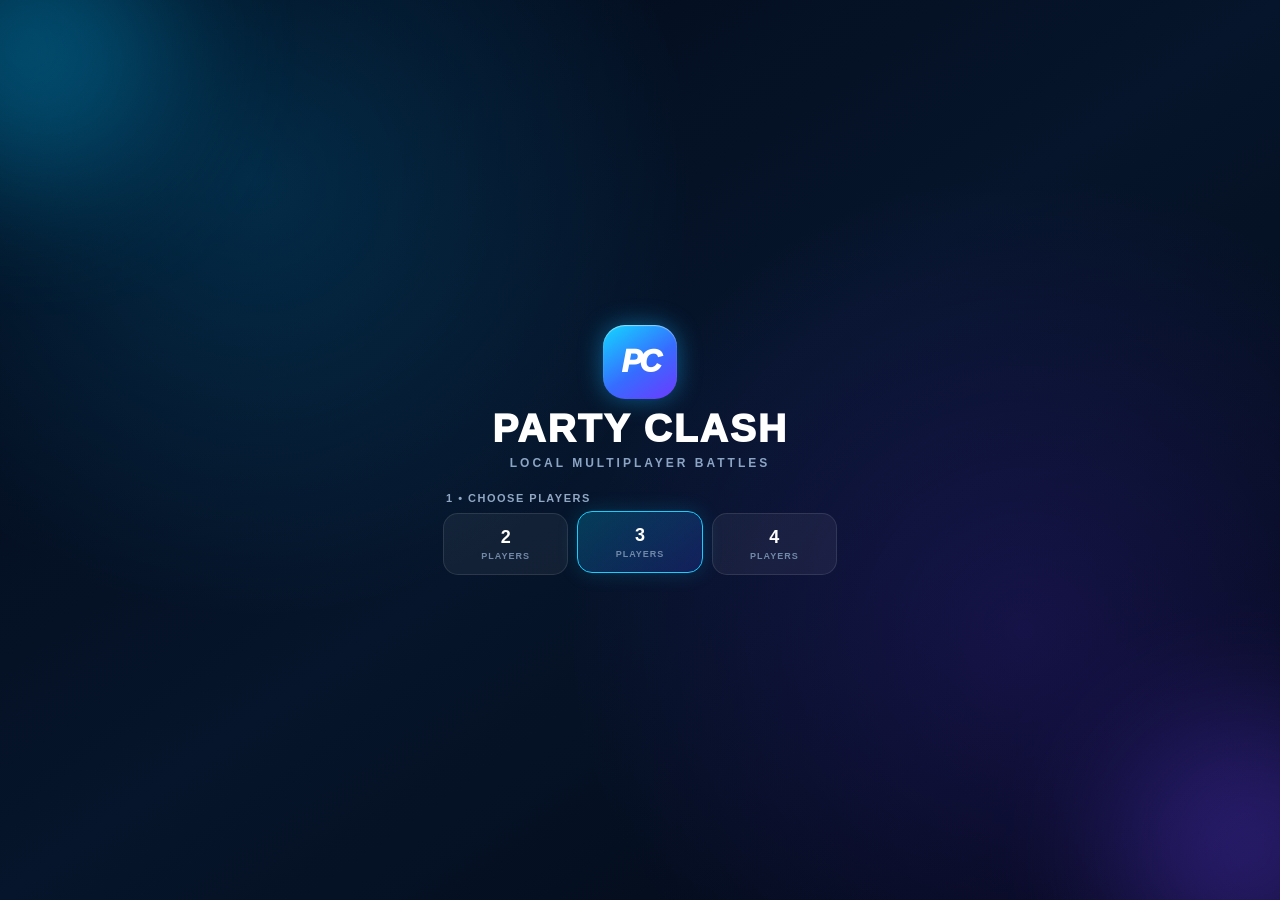
<file: docs/index.html>
<!DOCTYPE html>
<html lang="en">
<head>
<meta charset="UTF-8">
<meta name="viewport" content="width=device-width,initial-scale=1,maximum-scale=1,user-scalable=no">
<title>Party Clash</title>

<style>
*{
  box-sizing:border-box;
  -webkit-tap-highlight-color:transparent;
}

html,body{
  margin:0;
  width:100%;
  height:100%;
  overflow:hidden;
  font-family:Arial,Helvetica,sans-serif;
  background:#020713;
  color:white;
}

body{
  display:flex;
  justify-content:center;
  align-items:center;
  position:relative;
}

.bg{
  position:absolute;
  inset:0;
  overflow:hidden;
  background:
    radial-gradient(circle at 20% 20%,rgba(0,180,255,.18),transparent 35%),
    radial-gradient(circle at 80% 70%,rgba(100,40,255,.18),transparent 38%),
    linear-gradient(145deg,#020817,#06152b 50%,#020713);
}

.glow{
  position:absolute;
  width:260px;
  height:260px;
  border-radius:50%;
  filter:blur(70px);
  opacity:.35;
  animation:float 7s ease-in-out infinite alternate;
}

.g1{
  background:#00bfff;
  left:-100px;
  top:-80px;
}

.g2{
  background:#6940ff;
  right:-100px;
  bottom:-80px;
  animation-delay:2s;
}

@keyframes float{
  from{transform:translate(0,0)}
  to{transform:translate(35px,25px)}
}

.home{
  position:relative;
  z-index:2;
  width:min(92vw,430px);
  max-height:96vh;
  padding:22px 18px;
  text-align:center;
  display:flex;
  flex-direction:column;
  justify-content:center;
}

.logo{
  width:74px;
  height:74px;
  margin:0 auto 10px;
  border-radius:22px;
  display:flex;
  align-items:center;
  justify-content:center;
  font-size:31px;
  font-weight:1000;
  font-style:italic;
  letter-spacing:-3px;
  background:linear-gradient(145deg,#12d9ff,#366cff 55%,#6d39ff);
  box-shadow:
    0 0 25px rgba(20,180,255,.45),
    inset 0 1px 1px rgba(255,255,255,.5);
}

h1{
  margin:0;
  font-size:39px;
  line-height:1;
  letter-spacing:2px;
  font-weight:1000;
}

.sub{
  margin-top:8px;
  color:#8ca5c4;
  font-size:12px;
  font-weight:800;
  letter-spacing:3px;
  text-transform:uppercase;
}

.section{
  margin-top:22px;
}

.label{
  text-align:left;
  margin:0 0 9px 3px;
  font-size:11px;
  font-weight:900;
  color:#91a8c5;
  letter-spacing:1.5px;
  text-transform:uppercase;
}

.players{
  display:grid;
  grid-template-columns:repeat(3,1fr);
  gap:9px;
}

.player{
  border:1px solid rgba(255,255,255,.1);
  border-radius:15px;
  padding:13px 8px;
  background:rgba(255,255,255,.055);
  color:white;
  font-size:18px;
  font-weight:900;
  transition:.18s;
}

.player small{
  display:block;
  margin-top:3px;
  color:#7189a8;
  font-size:9px;
  letter-spacing:1px;
}

.player.active{
  border-color:#17cfff;
  background:linear-gradient(145deg,rgba(0,205,255,.22),rgba(55,75,255,.2));
  box-shadow:0 0 20px rgba(0,200,255,.18);
  transform:translateY(-2px);
}

#gameSection{
  display:none;
  animation:appear .28s ease-out;
}

#gameSection.show{
  display:block;
}

@keyframes appear{
  from{
    opacity:0;
    transform:translateY(10px);
  }
  to{
    opacity:1;
    transform:translateY(0);
  }
}

.games{
  display:grid;
  grid-template-columns:1fr 1fr;
  gap:10px;
}

.game{
  min-height:115px;
  border:1px solid rgba(255,255,255,.1);
  border-radius:18px;
  background:rgba(255,255,255,.055);
  color:white;
  padding:14px 9px;
  transition:.18s;
}

.game:active{
  transform:scale(.97);
}

.game.active{
  border-color:#8d65ff;
  background:linear-gradient(145deg,rgba(70,120,255,.2),rgba(125,60,255,.2));
  box-shadow:0 0 22px rgba(110,80,255,.2);
}

.gameIcon{
  font-size:32px;
  margin-bottom:7px;
}

.gameName{
  font-size:14px;
  font-weight:1000;
}

.gameDesc{
  margin-top:4px;
  font-size:9px;
  line-height:1.3;
  color:#8299b5;
}

.start{
  width:100%;
  margin-top:16px;
  padding:16px;
  border:0;
  border-radius:17px;
  color:white;
  font-size:17px;
  font-weight:1000;
  letter-spacing:1.5px;
  background:linear-gradient(100deg,#00bdf7,#416dff,#713cff);
  box-shadow:
    0 10px 30px rgba(40,100,255,.25),
    inset 0 1px 1px rgba(255,255,255,.35);
}

.start:active{
  transform:scale(.98);
}

.tip{
  margin-top:11px;
  font-size:9px;
  color:#526b89;
  letter-spacing:.7px;
}
</style>
</head>

<body>

<div class="bg">
  <div class="glow g1"></div>
  <div class="glow g2"></div>
</div>

<main class="home">

  <div class="logo">PC</div>

  <h1>PARTY CLASH</h1>
  <div class="sub">Local Multiplayer Battles</div>

  <div class="section">
    <div class="label">1 • Choose Players</div>

    <div class="players">
      <button class="player" data-players="2">
        2
        <small>PLAYERS</small>
      </button>

      <button class="player active" data-players="3">
        3
        <small>PLAYERS</small>
      </button>

      <button class="player" data-players="4">
        4
        <small>PLAYERS</small>
      </button>
    </div>
  </div>

  <div class="section" id="gameSection">

    <div class="label">2 • Choose Game</div>

    <div class="games">

      <button class="game active" data-game="island.html">
        <div class="gameIcon">🏝️</div>
        <div class="gameName">Island Panic</div>
        <div class="gameDesc">Last player standing</div>
      </button>

      <button class="game" data-game="king-zone.html">
        <div class="gameIcon">👑</div>
        <div class="gameName">King Zone</div>
        <div class="gameDesc">Control the moving zone</div>
      </button>

    </div>

    <button class="start" id="startBtn">
      START GAME
    </button>

    <div class="tip">
      Same device • Local Multiplayer
    </div>

  </div>

</main>

<script>
let selectedPlayers = 3;
let selectedGame = "island.html";

const playerButtons = document.querySelectorAll(".player");
const gameButtons = document.querySelectorAll(".game");
const gameSection = document.getElementById("gameSection");
const startBtn = document.getElementById("startBtn");

/* Player selection */
playerButtons.forEach(button => {

  button.addEventListener("click", () => {

    selectedPlayers = Number(button.dataset.players);

    playerButtons.forEach(b => b.classList.remove("active"));
    button.classList.add("active");

    /* Reveal games only after player count is selected */
    gameSection.classList.add("show");

  });

});

/* Game selection */
gameButtons.forEach(button => {

  button.addEventListener("click", () => {

    selectedGame = button.dataset.game;

    gameButtons.forEach(b => b.classList.remove("active"));
    button.classList.add("active");

  });

});

/* Start */
startBtn.addEventListener("click", () => {

  window.location.href =
    selectedGame + "?players=" + selectedPlayers;

});
</script>

</body>
</html>
</file>
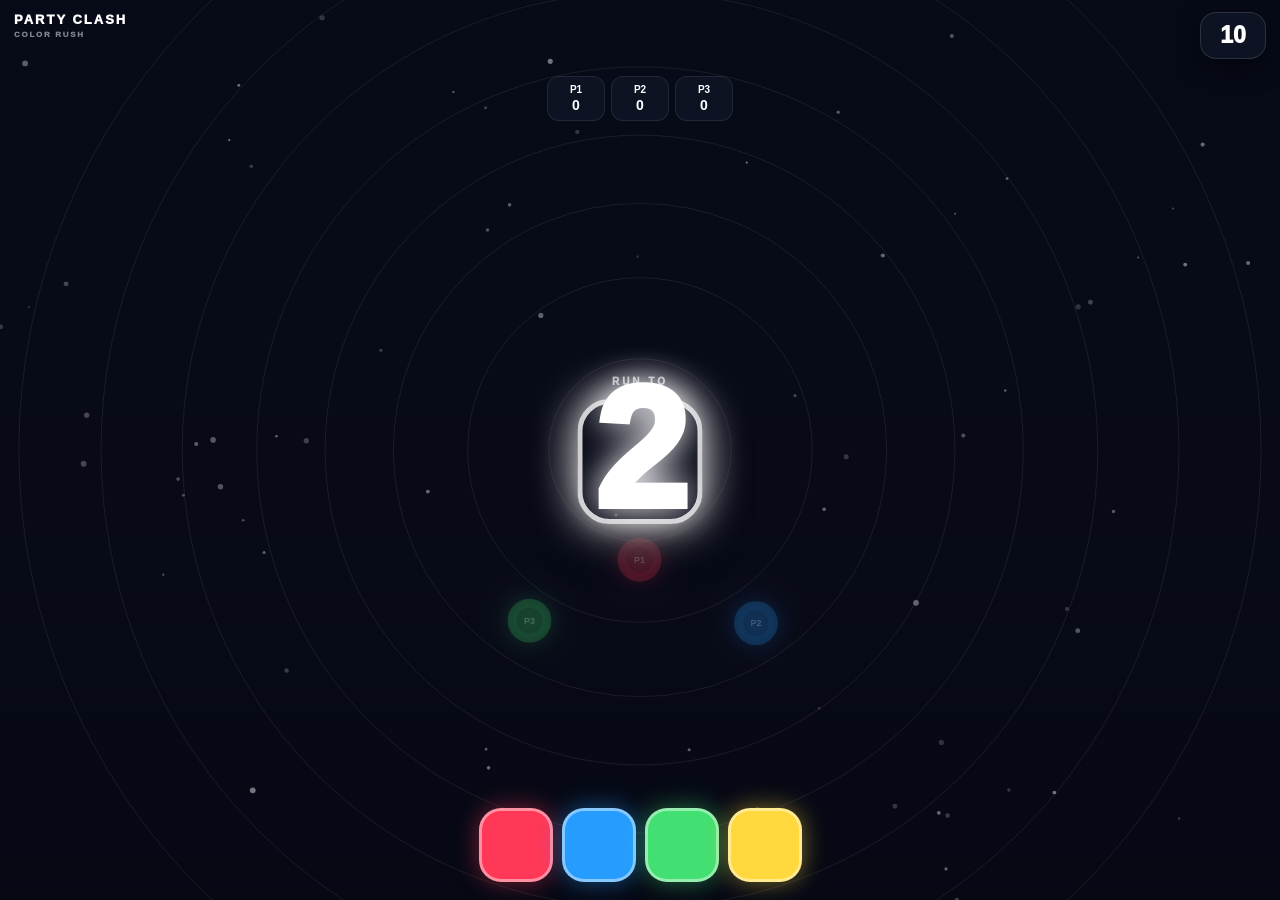
<file: docs/color-rush.html>
<!DOCTYPE html>
<html lang="en">
<head>
<meta charset="UTF-8">
<meta name="viewport" content="width=device-width,initial-scale=1,maximum-scale=1,user-scalable=no,viewport-fit=cover">
<title>Party Clash • Color Rush</title>
<style>
*{box-sizing:border-box;-webkit-tap-highlight-color:transparent;user-select:none}
html,body{
 margin:0;width:100%;height:100%;overflow:hidden;
 background:#070914;color:white;
 font-family:Arial,sans-serif;
 touch-action:none
}
body{position:fixed;inset:0}
#game{position:fixed;inset:0;width:100%;height:100%}

#hud{
 position:fixed;top:0;left:0;right:0;z-index:5;
 padding:max(12px,env(safe-area-inset-top)) 14px 10px;
 display:flex;justify-content:space-between;align-items:flex-start;
 pointer-events:none
}
.logo{
 font-weight:1000;letter-spacing:2px;font-size:13px
}
.logo span{
 display:block;margin-top:3px;font-size:8px;
 letter-spacing:1.7px;opacity:.5
}
#timer{
 min-width:66px;padding:9px 13px;border-radius:16px;
 background:#101525dd;border:1px solid #ffffff20;
 text-align:center;font-size:23px;font-weight:1000;
 box-shadow:0 8px 25px #0008
}
#timer.danger{animation:pulse .35s infinite alternate}
@keyframes pulse{to{transform:scale(1.08)}}

#scores{
 position:fixed;top:76px;left:50%;
 transform:translateX(-50%);
 display:flex;gap:6px;z-index:5;pointer-events:none
}
.score{
 min-width:58px;padding:7px 9px;border-radius:12px;
 background:#101525dd;border:1px solid #ffffff16;
 text-align:center;font-size:10px;font-weight:900
}
.score b{display:block;font-size:14px;margin-top:2px}

#target{
 position:fixed;z-index:8;top:50%;left:50%;
 transform:translate(-50%,-50%);
 text-align:center;pointer-events:none
}
#targetLabel{
 font-size:10px;letter-spacing:3px;font-weight:1000;
 opacity:.65;margin-bottom:12px
}
#targetColor{
 width:125px;height:125px;border-radius:32px;
 border:5px solid rgba(255,255,255,.8);
 box-shadow:0 0 45px currentColor,0 18px 45px #0008;
 transition:transform .15s
}
#targetColor.pop{transform:scale(1.15)}

#countdown{
 position:fixed;inset:0;z-index:20;
 display:flex;align-items:center;justify-content:center;
 font-size:min(30vw,170px);font-weight:1000;
 text-shadow:0 0 35px #fff
}

#message{
 position:fixed;z-index:15;top:30%;
 left:50%;transform:translate(-50%,-50%) scale(.7);
 opacity:0;padding:12px 20px;border-radius:15px;
 background:#0c1220eF;border:1px solid #ffffff25;
 font-size:17px;font-weight:1000;
 transition:.18s
}
#message.show{opacity:1;transform:translate(-50%,-50%) scale(1)}

#buttons{
 position:fixed;z-index:10;left:0;right:0;
 bottom:max(18px,env(safe-area-inset-bottom));
 display:flex;justify-content:center;gap:9px;
 padding:0 12px
}
.colorBtn{
 width:74px;height:74px;border-radius:22px;
 border:3px solid #ffffff70;
 box-shadow:0 10px 25px #0009,inset 0 2px #ffffff55;
 font-size:0
}
.colorBtn:active{transform:scale(.92)}
.red{background:#ff3858;box-shadow:0 0 25px #ff385877}
.blue{background:#279cff;box-shadow:0 0 25px #279cff77}
.green{background:#42df72;box-shadow:0 0 25px #42df7277}
.yellow{background:#ffd83d;box-shadow:0 0 25px #ffd83d77}

#result{
 position:fixed;inset:0;z-index:30;display:none;
 align-items:center;justify-content:center;
 padding:20px;background:#02050dcc;
 backdrop-filter:blur(12px)
}
.card{
 width:min(390px,92vw);padding:28px 21px 22px;
 border-radius:28px;text-align:center;
 background:linear-gradient(145deg,#172033f5,#080d18f8);
 border:1px solid #ffffff18;
 box-shadow:0 30px 80px #000c
}
.card .icon{font-size:46px}
.card h1{margin:7px 0 5px;font-size:30px}
.card p{margin:0 0 20px;color:#8996aa;font-size:12px}
#finalScores{
 display:grid;gap:7px;margin-bottom:18px
}
.final{
 display:flex;justify-content:space-between;
 padding:11px 13px;border-radius:13px;
 background:#ffffff08;border:1px solid #ffffff0c;
 font-size:12px;font-weight:900
}
button{
 width:100%;padding:14px;border:0;border-radius:15px;
 background:white;color:#07101b;font-weight:1000
}
</style>
</head>
<body>

<canvas id="game"></canvas>

<div id="hud">
 <div class="logo">PARTY CLASH<span>COLOR RUSH</span></div>
 <div id="timer">10</div>
</div>

<div id="scores"></div>

<div id="target">
 <div id="targetLabel">RUN TO</div>
 <div id="targetColor"></div>
</div>

<div id="countdown">3</div>
<div id="message"></div>

<div id="buttons">
 <button class="colorBtn red" data-color="red"></button>
 <button class="colorBtn blue" data-color="blue"></button>
 <button class="colorBtn green" data-color="green"></button>
 <button class="colorBtn yellow" data-color="yellow"></button>
</div>

<div id="result">
 <div class="card">
  <div class="icon">🏆</div>
  <h1 id="winner">P1 WINS!</h1>
  <p>COLOR RUSH COMPLETE</p>
  <div id="finalScores"></div>
  <button onclick="location.href='index.html'">BACK TO PARTY CLASH</button>
 </div>
</div>

<script>
const canvas=document.getElementById("game");
const ctx=canvas.getContext("2d");

let W=innerWidth,H=innerHeight,D=devicePixelRatio||1;
function resize(){
 W=innerWidth;H=innerHeight;D=Math.min(devicePixelRatio||1,2);
 canvas.width=W*D;canvas.height=H*D;
 canvas.style.width=W+"px";canvas.style.height=H+"px";
 ctx.setTransform(D,0,0,D,0,0);
}
addEventListener("resize",resize);resize();

const count=Math.max(2,Math.min(4,
 parseInt(new URLSearchParams(location.search).get("players")||"3")
));

const colors={
 red:"#ff3858",
 blue:"#279cff",
 green:"#42df72",
 yellow:"#ffd83d"
};
const names=Object.keys(colors);

let players=[];
let target="";
let scores=[];
let round=0;
let time=10;
let running=false;
let finished=false;
let last=performance.now();
let particles=[];

for(let i=0;i<count;i++){
 players.push({
  id:i,
  x:W/2+(Math.random()-.5)*120,
  y:H*.65+(Math.random()-.5)*70,
  color:names[i],
  alive:true,
  pulse:Math.random()*10
 });
 scores.push(0);
}

function makeParticles(){
 particles=[];
 for(let i=0;i<70;i++){
  particles.push({
   x:Math.random()*W,y:Math.random()*H,
   r:Math.random()*2+1,
   a:Math.random()
  });
 }
}
makeParticles();

function chooseTarget(){
 target=names[Math.floor(Math.random()*names.length)];
 const box=document.getElementById("targetColor");
 box.style.background=colors[target];
 box.style.color=colors[target];
 box.classList.remove("pop");
 void box.offsetWidth;
 box.classList.add("pop");
}

function updateScores(){
 document.getElementById("scores").innerHTML=
 players.map((p,i)=>
 `<div class="score">P${i+1}<b>${scores[i]}</b></div>`
 ).join("");
}

function message(t){
 const m=document.getElementById("message");
 m.textContent=t;
 m.classList.add("show");
 setTimeout(()=>m.classList.remove("show"),650);
}

function pressColor(c){
 if(!running||finished)return;

 players.forEach((p,i)=>{
  if(p.color===c){
   scores[i]++;
   p.pulse=12;
  }
 });

 updateScores();
 message(c===target?"CORRECT!":"TOO LATE!");

 if(c===target){
  round++;
  time=10;
  chooseTarget();
 }
}

document.querySelectorAll(".colorBtn").forEach(b=>{
 b.addEventListener("pointerdown",e=>{
  e.preventDefault();
  pressColor(b.dataset.color);
 });
});

function draw(){
 ctx.clearRect(0,0,W,H);

 const g=ctx.createLinearGradient(0,0,0,H);
 g.addColorStop(0,"#080d22");
 g.addColorStop(.55,"#10102a");
 g.addColorStop(1,"#040713");
 ctx.fillStyle=g;
 ctx.fillRect(0,0,W,H);

 ctx.save();
 ctx.globalAlpha=.08;

 for(let i=0;i<8;i++){
  ctx.beginPath();
  ctx.arc(
   W/2,H*.5,
   90+i*75+Math.sin(Date.now()/1000+i)*8,
   0,Math.PI*2
  );
  ctx.strokeStyle="#ffffff";
  ctx.lineWidth=1;
  ctx.stroke();
 }
 ctx.restore();

 players.forEach((p,i)=>{
  const angle=(i/count)*Math.PI*2-Math.PI/2;
  const radius=Math.min(W*.32,145);
  const tx=W/2+Math.cos(angle)*radius;
  const ty=H*.67+Math.sin(angle)*radius*.35;

  p.x+=(tx-p.x)*.035;
  p.y+=(ty-p.y)*.035;

  if(p.pulse>0)p.pulse-=.35;

  ctx.save();
  ctx.shadowColor=colors[p.color];
  ctx.shadowBlur=25+p.pulse*2;

  ctx.fillStyle=colors[p.color];
  ctx.beginPath();
  ctx.arc(p.x,p.y,22+p.pulse*.3,0,Math.PI*2);
  ctx.fill();

  ctx.shadowBlur=0;
  ctx.fillStyle="#08101d";
  ctx.beginPath();
  ctx.arc(p.x,p.y,13,0,Math.PI*2);
  ctx.fill();

  ctx.fillStyle="#fff";
  ctx.font="900 9px Arial";
  ctx.textAlign="center";
  ctx.fillText("P"+(i+1),p.x,p.y+3);
  ctx.restore();
 });

 particles.forEach(p=>{
  p.y-=.12;
  if(p.y<0)p.y=H;
  ctx.globalAlpha=.15+p.a*.3;
  ctx.fillStyle="#fff";
  ctx.beginPath();
  ctx.arc(p.x,p.y,p.r,0,Math.PI*2);
  ctx.fill();
 });
}

function update(dt){
 if(!running||finished)return;

 time-=dt/1000;

 document.getElementById("timer").textContent=
  Math.max(0,Math.ceil(time));

 if(time<=3)
  document.getElementById("timer").classList.add("danger");

 if(time<=0){
  time=10;
  chooseTarget();

  if(round>=8)endGame();
 }
}

function endGame(){
 if(finished)return;
 finished=true;
 running=false;

 let best=Math.max(...scores);
 let winner=scores.indexOf(best);

 document.getElementById("winner").textContent=
  "P"+(winner+1)+" WINS!";

 document.getElementById("finalScores").innerHTML=
  scores.map((s,i)=>
   `<div class="final"><span>P${i+1}</span><b>${s} POINTS</b></div>`
  ).join("");

 document.getElementById("result").style.display="flex";
}

function start(){
 let n=3;
 const cd=document.getElementById("countdown");
 cd.textContent=n;

 const t=setInterval(()=>{
  n--;
  if(n>0)cd.textContent=n;
  else{
   clearInterval(t);
   cd.textContent="GO!";
   setTimeout(()=>{
    cd.style.display="none";
    running=true;
    chooseTarget();
   },450);
  }
 },750);
}

updateScores();
start();

function loop(now){
 const dt=Math.min(40,now-last);
 last=now;
 update(dt);
 draw();
 requestAnimationFrame(loop);
}
requestAnimationFrame(loop);

addEventListener("touchmove",e=>e.preventDefault(),{passive:false});
</script>
</body>
</html>
</file>
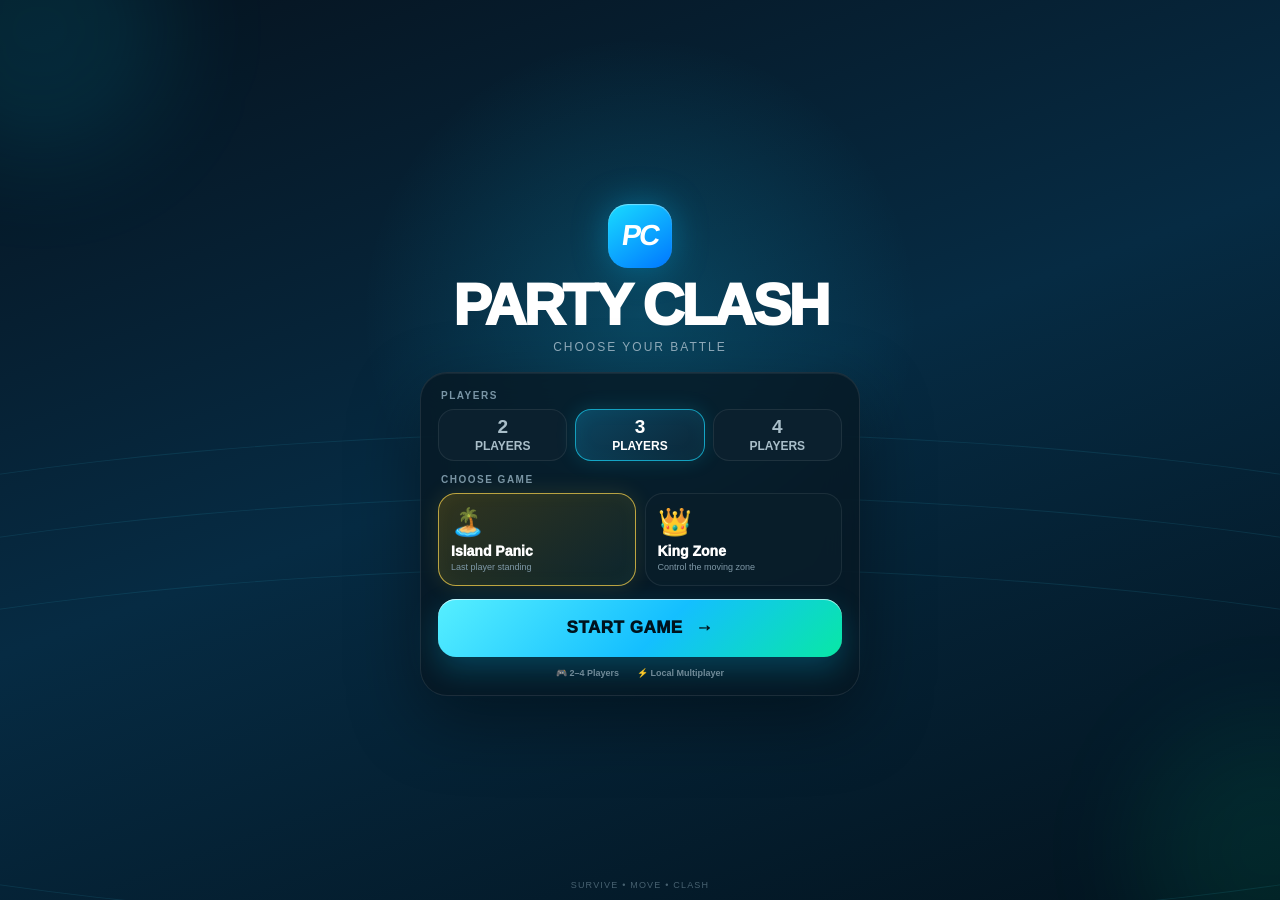
<file: docs/index-before-flow-fix.html>
<!DOCTYPE html>
<html lang="en">
<head>
<meta charset="UTF-8">
<meta name="viewport" content="width=device-width,initial-scale=1,maximum-scale=1,user-scalable=no,viewport-fit=cover">
<meta name="theme-color" content="#06131f">
<title>Party Clash</title>

<style>
*{
  box-sizing:border-box;
  -webkit-tap-highlight-color:transparent;
}

html,body{
  width:100%;
  height:100%;
  margin:0;
  overflow:hidden;
  background:#06131f;
  font-family:Arial,Helvetica,sans-serif;
  color:#fff;
}

body{
  position:relative;
  user-select:none;
}

.ocean{
  position:absolute;
  inset:0;
  overflow:hidden;
  background:
    radial-gradient(circle at 50% 35%,rgba(24,211,255,.18),transparent 32%),
    linear-gradient(160deg,#06131f 0%,#062b43 48%,#03131e 100%);
}

.wave{
  position:absolute;
  width:180%;
  height:55%;
  left:-40%;
  border-radius:50%;
  border:1px solid rgba(65,220,255,.10);
  animation:drift 12s linear infinite;
}

.wave:nth-child(1){top:48%}
.wave:nth-child(2){top:55%;animation-duration:16s}
.wave:nth-child(3){top:63%;animation-duration:21s}

@keyframes drift{
  from{transform:translateX(-4%) rotate(-2deg)}
  to{transform:translateX(4%) rotate(2deg)}
}

.glow{
  position:absolute;
  width:260px;
  height:260px;
  border-radius:50%;
  background:rgba(0,210,255,.10);
  filter:blur(50px);
}

.glow.one{top:-100px;left:-90px}
.glow.two{right:-120px;bottom:-80px;background:rgba(0,255,170,.08)}

.app{
  position:relative;
  z-index:5;
  width:100%;
  height:100%;
  display:flex;
  flex-direction:column;
  align-items:center;
  justify-content:center;
  padding:
    max(20px,env(safe-area-inset-top))
    18px
    max(20px,env(safe-area-inset-bottom));
}

.brand{
  text-align:center;
  margin-bottom:18px;
}

.logo{
  width:64px;
  height:64px;
  margin:0 auto 9px;
  border-radius:20px;
  display:grid;
  place-items:center;
  font-size:29px;
  font-weight:900;
  letter-spacing:-2px;
  background:linear-gradient(145deg,#19dcff,#0076ff);
  box-shadow:
    0 0 35px rgba(0,194,255,.35),
    inset 0 1px 1px rgba(255,255,255,.4);
}

.logo span{transform:skew(-8deg)}

h1{
  margin:0;
  font-size:clamp(36px,10vw,58px);
  line-height:.95;
  letter-spacing:-3px;
  font-weight:1000;
}

.subtitle{
  margin-top:8px;
  color:#91adbd;
  font-size:12px;
  letter-spacing:2px;
  text-transform:uppercase;
}

.panel{
  width:min(440px,100%);
  padding:17px;
  border:1px solid rgba(255,255,255,.09);
  border-radius:27px;
  background:rgba(7,23,34,.76);
  box-shadow:
    0 24px 70px rgba(0,0,0,.38),
    inset 0 1px 0 rgba(255,255,255,.06);
  backdrop-filter:blur(18px);
}

.label{
  color:#7995a6;
  font-size:10px;
  font-weight:800;
  letter-spacing:1.5px;
  text-transform:uppercase;
  margin:0 0 8px 3px;
}

.players{
  display:grid;
  grid-template-columns:repeat(3,1fr);
  gap:8px;
  margin-bottom:13px;
}

.player{
  min-height:52px;
  border:1px solid rgba(255,255,255,.08);
  border-radius:16px;
  background:#0b202e;
  color:#a9bec9;
  font-size:12px;
  font-weight:900;
  cursor:pointer;
  transition:.18s ease;
}

.player:active{transform:scale(.96)}

.player.active{
  color:#fff;
  border-color:rgba(25,220,255,.65);
  background:linear-gradient(145deg,#0c4560,#0b2637);
  box-shadow:
    0 0 20px rgba(25,220,255,.15),
    inset 0 0 20px rgba(25,220,255,.06);
}

.player b{
  display:block;
  font-size:19px;
  margin-bottom:1px;
}

/* GAME SELECTION */

.games{
  display:grid;
  grid-template-columns:1fr 1fr;
  gap:9px;
  margin-bottom:13px;
}

.game{
  min-height:92px;
  border:1px solid rgba(255,255,255,.08);
  border-radius:18px;
  background:rgba(9,30,43,.9);
  color:#fff;
  text-align:left;
  padding:12px;
  cursor:pointer;
  transition:.18s ease;
}

.game:active{
  transform:scale(.97);
}

.game.active{
  border-color:rgba(255,216,77,.7);
  background:linear-gradient(145deg,rgba(52,55,29,.95),rgba(12,39,47,.95));
  box-shadow:
    0 0 22px rgba(255,210,55,.12),
    inset 0 0 20px rgba(255,220,70,.04);
}

.gameIcon{
  font-size:27px;
  margin-bottom:5px;
}

.gameName{
  font-size:14px;
  font-weight:1000;
}

.gameDesc{
  margin-top:3px;
  color:#7f99a7;
  font-size:9px;
  line-height:1.3;
}

.start{
  width:100%;
  height:58px;
  border:0;
  border-radius:18px;
  color:#00131d;
  font-size:17px;
  font-weight:1000;
  letter-spacing:.5px;
  background:linear-gradient(135deg,#56efff,#14bfff 55%,#08e8a5);
  box-shadow:
    0 12px 30px rgba(0,205,255,.23),
    inset 0 1px 0 rgba(255,255,255,.65);
  cursor:pointer;
  transition:.18s ease;
}

.start:active{
  transform:scale(.97);
}

.arrow{
  display:inline-block;
  margin-left:8px;
}

.info{
  display:flex;
  justify-content:center;
  gap:18px;
  margin-top:11px;
  color:#708a98;
  font-size:9px;
  font-weight:700;
}

.info span{
  display:flex;
  align-items:center;
  gap:4px;
}

.footer{
  position:absolute;
  bottom:max(10px,env(safe-area-inset-bottom));
  color:#476170;
  font-size:9px;
  letter-spacing:1.2px;
}

@media(max-height:650px){
  .brand{margin-bottom:10px}

  .logo{
    width:48px;
    height:48px;
    border-radius:15px;
    font-size:23px;
    margin-bottom:5px;
  }

  h1{font-size:34px}

  .subtitle{
    margin-top:5px;
    font-size:10px;
  }

  .panel{padding:13px}

  .game{
    min-height:76px;
    padding:9px;
  }

  .gameIcon{
    font-size:23px;
    margin-bottom:2px;
  }

  .start{height:51px}
}
</style>
</head>

<body>

<div class="ocean">
  <div class="wave"></div>
  <div class="wave"></div>
  <div class="wave"></div>
  <div class="glow one"></div>
  <div class="glow two"></div>
</div>

<main class="app">

  <section class="brand">
    <div class="logo"><span>PC</span></div>
    <h1>PARTY CLASH</h1>
    <div class="subtitle">Choose Your Battle</div>
  </section>

  <section class="panel">

    <div class="label">Players</div>

    <div class="players">
      <button class="player" data-players="2">
        <b>2</b>PLAYERS
      </button>

      <button class="player active" data-players="3">
        <b>3</b>PLAYERS
      </button>

      <button class="player" data-players="4">
        <b>4</b>PLAYERS
      </button>
    </div>

    <div class="label">Choose Game</div>

    <div class="games">

      <button class="game active" data-game="island.html">
        <div class="gameIcon">🏝️</div>
        <div class="gameName">Island Panic</div>
        <div class="gameDesc">Last player standing</div>
      </button>

      <button class="game" data-game="king-zone.html">
        <div class="gameIcon">👑</div>
        <div class="gameName">King Zone</div>
        <div class="gameDesc">Control the moving zone</div>
      </button>

    </div>

    <button class="start" id="startBtn">
      START GAME <span class="arrow">→</span>
    </button>

    <div class="info">
      <span>🎮 2–4 Players</span>
      <span>⚡ Local Multiplayer</span>
    </div>

  </section>

  <div class="footer">SURVIVE • MOVE • CLASH</div>

</main>

<script>
(() => {
  "use strict";

  const playerButtons=document.querySelectorAll(".player");
  const gameButtons=document.querySelectorAll(".game");
  const startBtn=document.getElementById("startBtn");

  let selectedPlayers=3;
  let selectedGame="island.html";

  playerButtons.forEach(button=>{
    button.addEventListener("click",()=>{
      selectedPlayers=Number(button.dataset.players);

      playerButtons.forEach(b=>b.classList.remove("active"));
      button.classList.add("active");

      if(navigator.vibrate) navigator.vibrate(15);
    });
  });

  gameButtons.forEach(button=>{
    button.addEventListener("click",()=>{
      selectedGame=button.dataset.game;

      gameButtons.forEach(b=>b.classList.remove("active"));
      button.classList.add("active");

      if(navigator.vibrate) navigator.vibrate(15);
    });
  });

  startBtn.addEventListener("click",()=>{
    if(navigator.vibrate) navigator.vibrate(25);

    window.location.href=
      selectedGame+"?players="+encodeURIComponent(selectedPlayers);
  });

})();
</script>

</body>
</html>
</file>
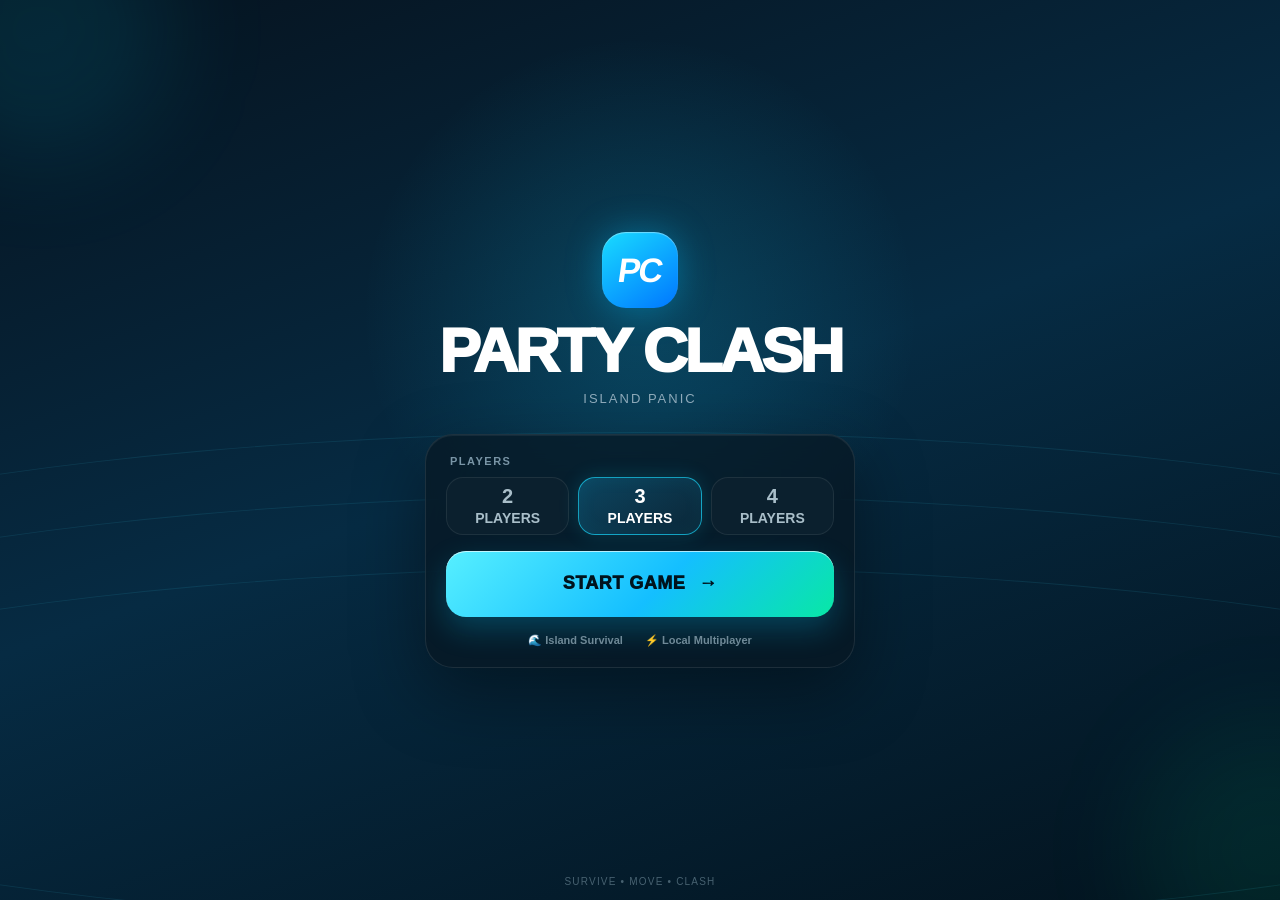
<file: docs/index-before-game-menu.html>
<!DOCTYPE html>
<html lang="en">
<head>
<meta charset="UTF-8">
<meta name="viewport" content="width=device-width,initial-scale=1,maximum-scale=1,user-scalable=no,viewport-fit=cover">
<meta name="theme-color" content="#06131f">
<title>Party Clash</title>

<style>
*{
  box-sizing:border-box;
  -webkit-tap-highlight-color:transparent;
}

html,body{
  width:100%;
  height:100%;
  margin:0;
  overflow:hidden;
  background:#06131f;
  font-family:Arial,Helvetica,sans-serif;
  color:#fff;
}

body{
  position:relative;
  user-select:none;
}

/* BACKGROUND */
.ocean{
  position:absolute;
  inset:0;
  overflow:hidden;
  background:
    radial-gradient(circle at 50% 35%,rgba(24,211,255,.18),transparent 32%),
    linear-gradient(160deg,#06131f 0%,#062b43 48%,#03131e 100%);
}

.wave{
  position:absolute;
  width:180%;
  height:55%;
  left:-40%;
  border-radius:50%;
  border:1px solid rgba(65,220,255,.10);
  animation:drift 12s linear infinite;
}

.wave:nth-child(1){
  top:48%;
}
.wave:nth-child(2){
  top:55%;
  animation-duration:16s;
}
.wave:nth-child(3){
  top:63%;
  animation-duration:21s;
}

@keyframes drift{
  from{transform:translateX(-4%) rotate(-2deg)}
  to{transform:translateX(4%) rotate(2deg)}
}

/* DECOR */
.glow{
  position:absolute;
  width:260px;
  height:260px;
  border-radius:50%;
  background:rgba(0,210,255,.10);
  filter:blur(50px);
}

.glow.one{top:-100px;left:-90px}
.glow.two{right:-120px;bottom:-80px;background:rgba(0,255,170,.08)}

/* CONTENT */
.app{
  position:relative;
  z-index:5;
  width:100%;
  height:100%;
  display:flex;
  flex-direction:column;
  align-items:center;
  justify-content:center;
  padding:
    max(24px,env(safe-area-inset-top))
    22px
    max(24px,env(safe-area-inset-bottom));
}

/* BRAND */
.brand{
  text-align:center;
  margin-bottom:28px;
}

.logo{
  width:76px;
  height:76px;
  margin:0 auto 14px;
  border-radius:24px;
  display:grid;
  place-items:center;
  font-size:34px;
  font-weight:900;
  letter-spacing:-2px;
  background:linear-gradient(145deg,#19dcff,#0076ff);
  box-shadow:
    0 0 35px rgba(0,194,255,.35),
    inset 0 1px 1px rgba(255,255,255,.4);
}

.logo span{
  transform:skew(-8deg);
}

h1{
  margin:0;
  font-size:clamp(38px,11vw,62px);
  line-height:.95;
  letter-spacing:-3px;
  font-weight:1000;
}

.subtitle{
  margin-top:10px;
  color:#91adbd;
  font-size:13px;
  letter-spacing:2px;
  text-transform:uppercase;
}

/* MAIN CARD */
.panel{
  width:min(430px,100%);
  padding:20px;
  border:1px solid rgba(255,255,255,.09);
  border-radius:28px;
  background:rgba(7,23,34,.72);
  box-shadow:
    0 24px 70px rgba(0,0,0,.38),
    inset 0 1px 0 rgba(255,255,255,.06);
  backdrop-filter:blur(18px);
}

.label{
  color:#7995a6;
  font-size:11px;
  font-weight:800;
  letter-spacing:1.5px;
  text-transform:uppercase;
  margin:0 0 10px 4px;
}

/* PLAYER BUTTONS */
.players{
  display:grid;
  grid-template-columns:repeat(3,1fr);
  gap:9px;
  margin-bottom:16px;
}

.player{
  min-height:58px;
  border:1px solid rgba(255,255,255,.08);
  border-radius:17px;
  background:#0b202e;
  color:#a9bec9;
  font-size:14px;
  font-weight:900;
  cursor:pointer;
  transition:.18s ease;
}

.player:active{
  transform:scale(.96);
}

.player.active{
  color:#fff;
  border-color:rgba(25,220,255,.65);
  background:linear-gradient(145deg,#0c4560,#0b2637);
  box-shadow:
    0 0 20px rgba(25,220,255,.15),
    inset 0 0 20px rgba(25,220,255,.06);
}

.player b{
  display:block;
  font-size:20px;
  margin-bottom:2px;
}

/* START */
.start{
  width:100%;
  height:66px;
  border:0;
  border-radius:20px;
  color:#00131d;
  font-size:18px;
  font-weight:1000;
  letter-spacing:.5px;
  background:linear-gradient(135deg,#56efff,#14bfff 55%,#08e8a5);
  box-shadow:
    0 12px 30px rgba(0,205,255,.23),
    inset 0 1px 0 rgba(255,255,255,.65);
  cursor:pointer;
  transition:.18s ease;
}

.start:active{
  transform:scale(.97);
  box-shadow:0 5px 15px rgba(0,205,255,.2);
}

.start .arrow{
  display:inline-block;
  margin-left:8px;
  transition:.18s;
}

.start:hover .arrow{
  transform:translateX(4px);
}

/* INFO */
.info{
  display:flex;
  justify-content:center;
  gap:22px;
  margin-top:17px;
  color:#708a98;
  font-size:11px;
  font-weight:700;
}

.info span{
  display:flex;
  align-items:center;
  gap:5px;
}

/* FOOTER */
.footer{
  position:absolute;
  bottom:max(13px,env(safe-area-inset-bottom));
  color:#476170;
  font-size:10px;
  letter-spacing:1.2px;
}

/* SMALL SCREENS */
@media(max-height:650px){
  .brand{
    margin-bottom:15px;
  }

  .logo{
    width:58px;
    height:58px;
    border-radius:18px;
    font-size:27px;
    margin-bottom:8px;
  }

  h1{
    font-size:38px;
  }

  .panel{
    padding:15px;
  }

  .player{
    min-height:50px;
  }

  .start{
    height:57px;
  }
}
</style>
</head>

<body>

<div class="ocean">
  <div class="wave"></div>
  <div class="wave"></div>
  <div class="wave"></div>
  <div class="glow one"></div>
  <div class="glow two"></div>
</div>

<main class="app">

  <section class="brand">
    <div class="logo"><span>PC</span></div>
    <h1>PARTY CLASH</h1>
    <div class="subtitle">Island Panic</div>
  </section>

  <section class="panel">

    <div class="label">Players</div>

    <div class="players">
      <button class="player" data-players="2">
        <b>2</b>PLAYERS
      </button>

      <button class="player active" data-players="3">
        <b>3</b>PLAYERS
      </button>

      <button class="player" data-players="4">
        <b>4</b>PLAYERS
      </button>
    </div>

    <button class="start" id="startBtn">
      START GAME <span class="arrow">→</span>
    </button>

    <div class="info">
      <span>🌊 Island Survival</span>
      <span>⚡ Local Multiplayer</span>
    </div>

  </section>

  <div class="footer">SURVIVE • MOVE • CLASH</div>

</main>

<script>
(() => {
  "use strict";

  const buttons = document.querySelectorAll(".player");
  const startBtn = document.getElementById("startBtn");

  let selectedPlayers = 3;

  buttons.forEach(button => {
    button.addEventListener("click", () => {
      selectedPlayers = Number(button.dataset.players);

      buttons.forEach(b => b.classList.remove("active"));
      button.classList.add("active");

      if (navigator.vibrate) navigator.vibrate(15);
    });
  });

  startBtn.addEventListener("click", () => {
    if (navigator.vibrate) navigator.vibrate(25);

    /*
      Pass player count to the existing Island Panic game.
      The game itself remains responsible for gameplay.
    */
    window.location.href =
      "island.html?players=" + encodeURIComponent(selectedPlayers);
  });
})();
</script>

</body>
</html>
</file>
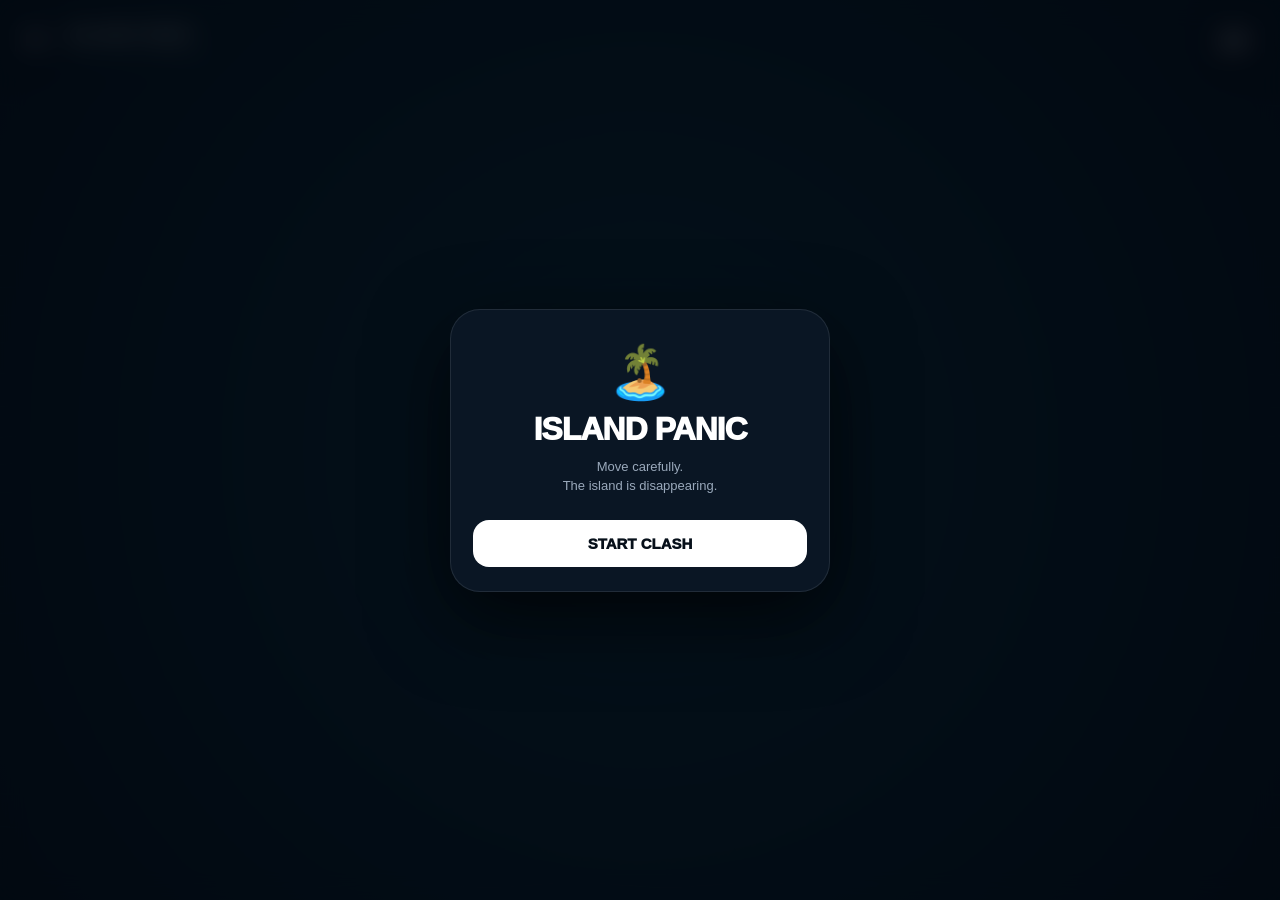
<file: docs/island-before-3d-upgrade.html>
<!DOCTYPE html>
<html lang="en">
<head>
<meta charset="UTF-8">
<meta name="viewport" content="width=device-width,initial-scale=1,maximum-scale=1,user-scalable=no">
<title>Party Clash • Island Panic</title>

<style>
*{
    box-sizing:border-box;
    margin:0;
    padding:0;
    -webkit-tap-highlight-color:transparent;
}

html,body{
    width:100%;
    height:100%;
    overflow:hidden;
    background:#06131f;
    font-family:Arial,sans-serif;
    touch-action:none;
}

canvas{
    position:fixed;
    inset:0;
    width:100%;
    height:100%;
}

#hud{
    position:fixed;
    top:0;
    left:0;
    right:0;
    height:82px;
    padding:12px 15px;
    display:flex;
    align-items:center;
    justify-content:space-between;
    z-index:5;
    pointer-events:none;
}

.brand{
    display:flex;
    align-items:center;
    gap:10px;
}

.logo{
    width:42px;
    height:42px;
    border-radius:13px;
    display:flex;
    align-items:center;
    justify-content:center;
    color:white;
    font-weight:1000;
    background:#101f31dd;
    border:1px solid #ffffff20;
    box-shadow:0 8px 25px #0007;
}

.title{
    color:white;
    font-size:16px;
    font-weight:1000;
    letter-spacing:1.2px;
}

.sub{
    margin-top:3px;
    color:#8293a8;
    font-size:8px;
    font-weight:800;
    letter-spacing:1.8px;
}

.timer{
    width:64px;
    height:50px;
    border-radius:16px;
    background:#0d1a29e8;
    border:1px solid #ffffff18;
    display:flex;
    align-items:center;
    justify-content:center;
    color:white;
    font-size:25px;
    font-weight:1000;
    box-shadow:0 8px 28px #0007;
}

#scores{
    position:fixed;
    top:88px;
    left:0;
    right:0;
    display:flex;
    justify-content:center;
    gap:6px;
    z-index:5;
    pointer-events:none;
}

.score{
    min-width:57px;
    padding:7px 9px;
    border-radius:12px;
    background:#0b1827e8;
    border:1px solid #ffffff16;
    color:white;
    font-size:10px;
    font-weight:900;
    text-align:center;
}

#joysticks{
    position:fixed;
    left:0;
    right:0;
    bottom:12px;
    display:flex;
    justify-content:space-between;
    padding:0 12px;
    z-index:10;
    pointer-events:none;
}

.joyWrap{
    width:104px;
    height:104px;
    position:relative;
    pointer-events:auto;
}

.joy{
    position:absolute;
    inset:0;
    border-radius:50%;
    background:#081421cc;
    border:2px solid #ffffff19;
    box-shadow:
        inset 0 0 25px #0009,
        0 8px 30px #0008;
}

.joyRing{
    position:absolute;
    inset:13px;
    border-radius:50%;
    border:1px solid #ffffff12;
}

.knob{
    position:absolute;
    width:42px;
    height:42px;
    left:50%;
    top:50%;
    transform:translate(-50%,-50%);
    border-radius:50%;
    background:#18283b;
    border:2px solid;
    box-shadow:0 5px 18px #0009;
}

.p1 .knob{border-color:#35a7ff}
.p2 .knob{border-color:#ff4964}
.p3 .knob{border-color:#55e56d}
.p4 .knob{border-color:#ffd447}

.joyLabel{
    position:absolute;
    left:0;
    right:0;
    bottom:-15px;
    text-align:center;
    color:#7d8da1;
    font-size:8px;
    font-weight:900;
    letter-spacing:1.5px;
}

#overlay{
    position:fixed;
    inset:0;
    z-index:30;
    display:flex;
    align-items:center;
    justify-content:center;
    background:#02070ed9;
    backdrop-filter:blur(13px);
    padding:20px;
}

.panel{
    width:min(380px,92vw);
    padding:32px 22px 24px;
    border-radius:30px;
    text-align:center;
    background:#0b1726f5;
    border:1px solid #ffffff18;
    box-shadow:0 25px 80px #000b;
}

.panelIcon{
    font-size:52px;
    margin-bottom:8px;
}

.panel h1{
    color:white;
    font-size:32px;
    font-weight:1000;
    letter-spacing:-1px;
}

.panel p{
    color:#9aa9bb;
    font-size:13px;
    line-height:1.5;
    margin:9px 0 24px;
}

#start{
    width:100%;
    padding:15px;
    border:0;
    border-radius:16px;
    background:white;
    color:#07101a;
    font-size:15px;
    font-weight:1000;
}

.hidden{
    display:none!important;
}

@media(max-width:390px){
    .joyWrap{
        width:94px;
        height:94px;
    }

    .knob{
        width:40px;
        height:40px;
    }

    #joysticks{
        padding:0 7px;
    }
}
</style>
</head>

<body>

<canvas id="game"></canvas>

<div id="hud">
    <div class="brand">
        <div class="logo">PC</div>
        <div>
            <div class="title">ISLAND PANIC</div>
            <div class="sub">LAST PLAYER STANDING</div>
        </div>
    </div>

    <div class="timer" id="timer">20</div>
</div>

<div id="scores"></div>
<div id="joysticks"></div>

<div id="overlay">
    <div class="panel">
        <div class="panelIcon">🏝️</div>
        <h1 id="panelTitle">ISLAND PANIC</h1>
        <p id="panelText">
            Move carefully.<br>
            The island is disappearing.
        </p>
        <button id="start">START CLASH</button>
    </div>
</div>

<script>
const canvas=document.getElementById("game");
const ctx=canvas.getContext("2d");

const timerEl=document.getElementById("timer");
const scoresEl=document.getElementById("scores");
const joystickEl=document.getElementById("joysticks");

const overlay=document.getElementById("overlay");
const panelTitle=document.getElementById("panelTitle");
const panelText=document.getElementById("panelText");
const startBtn=document.getElementById("start");

let W=0;
let H=0;
let dpr=1;

let running=false;
let lastTime=0;
let timeLeft=20;
let destroyTimer=0;

const COLS=7;
const ROWS=8;

const colors=[
    "#35a7ff",
    "#ff4964",
    "#55e56d",
    "#ffd447"
];

const playerCount=
    Math.max(
        2,
        Math.min(
            4,
            Number(
                new URLSearchParams(location.search)
                .get("players")
            ) || 2
        )
    );

let tiles=[];
let players=[];

function resize(){

    dpr=window.devicePixelRatio||1;

    W=innerWidth;
    H=innerHeight;

    canvas.width=W*dpr;
    canvas.height=H*dpr;

    canvas.style.width=W+"px";
    canvas.style.height=H+"px";

    ctx.setTransform(
        dpr,0,0,dpr,0,0
    );
}

addEventListener("resize",resize);
resize();

function makeIsland(){

    tiles=[];

    const size=Math.min(
        48,
        Math.floor(
            Math.min(
                (W-30)/COLS,
                (H-220)/ROWS
            )
        )
    );

    const islandW=COLS*size;
    const islandH=ROWS*size;

    const startX=
        (W-islandW)/2;

    const startY=
        Math.max(
            125,
            (H-islandH)/2-5
        );

    for(let y=0;y<ROWS;y++){

        for(let x=0;x<COLS;x++){

            tiles.push({
                x:startX+x*size,
                y:startY+y*size,
                size:size,
                alive:true,
                warning:false,
                warningTime:0,
                phase:Math.random()*6
            });
        }
    }
}

function makePlayers(){

    players=[];

    const spots=[
        [1,1],
        [5,1],
        [1,6],
        [5,6]
    ];

    for(let i=0;i<playerCount;i++){

        const spot=spots[i];

        const tile=
            tiles[
                spot[1]*COLS+
                spot[0]
            ];

        players.push({
            id:i,
            x:tile.x+tile.size/2,
            y:tile.y+tile.size/2,
            vx:0,
            vy:0,
            color:colors[i],
            alive:true,
            score:0,
            joystickX:0,
            joystickY:0
        });
    }
}

function createJoystick(player){

    const wrap=
        document.createElement("div");

    wrap.className=
        "joyWrap p"+(player.id+1);

    wrap.innerHTML=`
        <div class="joy">
            <div class="joyRing"></div>
            <div class="knob"></div>
        </div>
        <div class="joyLabel">
            PLAYER ${player.id+1}
        </div>
    `;

    joystickEl.appendChild(wrap);

    const joy=wrap.querySelector(".joy");
    const knob=wrap.querySelector(".knob");

    let active=false;
    let pointerId=null;

    function updateJoystick(e){

        if(!active)return;

        const r=
            joy.getBoundingClientRect();

        const cx=
            r.left+r.width/2;

        const cy=
            r.top+r.height/2;

        let dx=e.clientX-cx;
        let dy=e.clientY-cy;

        const max=30;

        const distance=
            Math.sqrt(dx*dx+dy*dy);

        if(distance>max){

            dx=dx/distance*max;
            dy=dy/distance*max;
        }

        knob.style.transform=
            `translate(
                calc(-50% + ${dx}px),
                calc(-50% + ${dy}px)
            )`;

        /*
         * LOW SENSITIVITY
         *
         * The joystick only gives a small
         * amount of acceleration.
         */

        player.joystickX=
            dx/max;

        player.joystickY=
            dy/max;
    }

    function release(e){

        if(
            pointerId!==null &&
            e.pointerId!==pointerId
        )return;

        active=false;
        pointerId=null;

        knob.style.transform=
            "translate(-50%,-50%)";

        player.joystickX=0;
        player.joystickY=0;
    }

    joy.addEventListener(
        "pointerdown",
        e=>{
            e.preventDefault();

            active=true;
            pointerId=e.pointerId;

            joy.setPointerCapture(
                e.pointerId
            );

            updateJoystick(e);
        }
    );

    joy.addEventListener(
        "pointermove",
        updateJoystick
    );

    joy.addEventListener(
        "pointerup",
        release
    );

    joy.addEventListener(
        "pointercancel",
        release
    );
}

function makeJoysticks(){

    joystickEl.innerHTML="";

    players.forEach(createJoystick);
}

function getTileAt(x,y){

    for(const t of tiles){

        if(
            x>=t.x &&
            x<=t.x+t.size &&
            y>=t.y &&
            y<=t.y+t.size
        ){
            return t;
        }
    }

    return null;
}

function destroyRandomTile(){

    const available=
        tiles.filter(
            t=>t.alive&&!t.warning
        );

    if(available.length<=12)return;

    const tile=
        available[
            Math.floor(
                Math.random()*
                available.length
            )
        ];

    tile.warning=true;
    tile.warningTime=.85;
}

function update(dt){

    if(!running)return;

    timeLeft-=dt;

    timerEl.textContent=
        Math.max(
            0,
            Math.ceil(timeLeft)
        );

    destroyTimer-=dt;

    if(destroyTimer<=0){

        destroyRandomTile();

        destroyTimer=
            Math.max(
                .45,
                .95-timeLeft*.012
            );
    }

    for(const tile of tiles){

        if(tile.warning){

            tile.warningTime-=dt;

            if(tile.warningTime<=0){

                tile.warning=false;
                tile.alive=false;
            }
        }
    }

    for(const p of players){

        if(!p.alive)continue;

        /*
         * LOW-SENSITIVITY MOVEMENT
         */
        const acceleration=330;

        p.vx+=
            p.joystickX*
            acceleration*
            dt;

        p.vy+=
            p.joystickY*
            acceleration*
            dt;

        /*
         * Maximum walking speed.
         */
        const maxSpeed=82;

        const speed=
            Math.sqrt(
                p.vx*p.vx+
                p.vy*p.vy
            );

        if(speed>maxSpeed){

            p.vx=
                p.vx/speed*
                maxSpeed;

            p.vy=
                p.vy/speed*
                maxSpeed;
        }

        p.x+=p.vx*dt;
        p.y+=p.vy*dt;

        p.vx*=.86;
        p.vy*=.86;

        /*
         * IMPORTANT:
         * Never instantly kill a player just
         * because the joystick was moved.
         *
         * We first find the tile underneath
         * the character.
         */

        const tile=
            getTileAt(p.x,p.y);

        if(!tile){

            /*
             * Keep player inside the island
             * boundary instead of instantly dying.
             */
            const first=tiles[0];
            const last=tiles[tiles.length-1];

            p.x=Math.max(
                first.x+10,
                Math.min(
                    last.x+last.size-10,
                    p.x
                )
            );

            p.y=Math.max(
                first.y+10,
                Math.min(
                    last.y+last.size-10,
                    p.y
                )
            );
        }

        /*
         * Only a destroyed tile causes a fall.
         */
        const current=
            getTileAt(p.x,p.y);

        if(current && !current.alive){

            p.alive=false;
        }
    }

    const alive=
        players.filter(
            p=>p.alive
        );

    if(alive.length<=1){

        finish(alive[0]);
        return;
    }

    if(timeLeft<=0){

        finish(alive[0]);
    }
}

function drawBackground(){

    const g=
        ctx.createRadialGradient(
            W/2,H/2,
            10,
            W/2,H/2,
            Math.max(W,H)*.75
        );

    g.addColorStop(
        0,
        "#14506a"
    );

    g.addColorStop(
        1,
        "#04101a"
    );

    ctx.fillStyle=g;
    ctx.fillRect(0,0,W,H);

    /*
     * Animated water
     */
    ctx.lineWidth=1;

    ctx.strokeStyle="#ffffff0a";

    const t=
        performance.now()*.001;

    for(let y=105;y<H;y+=30){

        ctx.beginPath();

        for(
            let x=-20;
            x<W+20;
            x+=18
        ){

            const wave=
                Math.sin(
                    x*.035+
                    y*.045+
                    t
                )*2.5;

            if(x===-20)
                ctx.moveTo(x,y+wave);
            else
                ctx.lineTo(x,y+wave);
        }

        ctx.stroke();
    }

    /*
     * Floating dots
     */
    ctx.fillStyle="#ffffff0b";

    for(let i=0;i<22;i++){

        const x=
            (i*97+
            performance.now()*.01)
            %W;

        const y=
            105+
            ((i*53)%Math.max(1,H-140));

        ctx.beginPath();

        ctx.arc(
            x,y,
            1.5,
            0,
            Math.PI*2
        );

        ctx.fill();
    }
}

function drawIsland(){

    if(!tiles.length)return;

    const first=tiles[0];
    const last=tiles[tiles.length-1];

    /*
     * Island outer shadow
     */
    ctx.fillStyle="#00000066";

    ctx.beginPath();

    ctx.roundRect(
        first.x-15,
        first.y-15,
        last.x+
        last.size-
        first.x+
        30,
        last.y+
        last.size-
        first.y+
        30,
        28
    );

    ctx.fill();

    /*
     * Sand border
     */
    ctx.fillStyle="#c99d55";

    ctx.beginPath();

    ctx.roundRect(
        first.x-7,
        first.y-7,
        last.x+
        last.size-
        first.x+
        14,
        last.y+
        last.size-
        first.y+
        14,
        22
    );

    ctx.fill();

    for(const tile of tiles){

        if(!tile.alive)continue;

        const pulse=
            Math.sin(
                performance.now()*.003+
                tile.phase
            )*.5+.5;

        if(tile.warning){

            const warn=
                .65+
                pulse*.35;

            ctx.fillStyle=
                `rgba(
                    255,
                    68,
                    68,
                    ${warn}
                )`;
        }else{

            ctx.fillStyle=
                "#25ad6d";
        }

        ctx.beginPath();

        ctx.roundRect(
            tile.x+2,
            tile.y+2,
            tile.size-4,
            tile.size-4,
            10
        );

        ctx.fill();

        /*
         * Grass highlight
         */
        if(!tile.warning){

            ctx.fillStyle="#ffffff12";

            ctx.beginPath();

            ctx.roundRect(
                tile.x+7,
                tile.y+7,
                tile.size-14,
                5,
                4
            );

            ctx.fill();

            /*
             * Tiny grass marks
             */
            ctx.strokeStyle="#ffffff0b";
            ctx.lineWidth=1;

            for(let i=0;i<2;i++){

                ctx.beginPath();

                ctx.moveTo(
                    tile.x+12+i*16,
                    tile.y+tile.size-12
                );

                ctx.lineTo(
                    tile.x+14+i*16,
                    tile.y+tile.size-17
                );

                ctx.stroke();
            }
        }

        if(tile.warning){

            ctx.strokeStyle="#ffffff55";
            ctx.lineWidth=2;

            ctx.strokeRect(
                tile.x+6,
                tile.y+6,
                tile.size-12,
                tile.size-12
            );
        }
    }
}

function drawPlayers(){

    for(const p of players){

        if(!p.alive)continue;

        ctx.save();

        ctx.translate(p.x,p.y);

        /*
         * Shadow
         */
        ctx.fillStyle="#00000066";

        ctx.beginPath();

        ctx.ellipse(
            0,
            14,
            16,
            6,
            0,
            0,
            Math.PI*2
        );

        ctx.fill();

        /*
         * Glow
         */
        const glow=
            ctx.createRadialGradient(
                0,0,3,
                0,0,29
            );

        glow.addColorStop(
            0,
            p.color+"88"
        );

        glow.addColorStop(
            1,
            p.color+"00"
        );

        ctx.fillStyle=glow;

        ctx.beginPath();

        ctx.arc(
            0,0,29,
            0,Math.PI*2
        );

        ctx.fill();

        /*
         * Body
         */
        ctx.fillStyle=p.color;

        ctx.beginPath();

        ctx.arc(
            0,
            0,
            15,
            0,
            Math.PI*2
        );

        ctx.fill();

        /*
         * Small highlight
         */
        ctx.fillStyle="#ffffff55";

        ctx.beginPath();

        ctx.arc(
            -5,
            -6,
            4,
            0,
            Math.PI*2
        );

        ctx.fill();

        /*
         * Eyes
         */
        ctx.fillStyle="#101722";

        ctx.beginPath();
        ctx.arc(
            -5,-2,
            2.4,
            0,Math.PI*2
        );
        ctx.fill();

        ctx.beginPath();
        ctx.arc(
            5,-2,
            2.4,
            0,Math.PI*2
        );
        ctx.fill();

        ctx.restore();

        /*
         * Player name
         */
        ctx.fillStyle="white";
        ctx.font="900 9px Arial";
        ctx.textAlign="center";

        ctx.fillText(
            "P"+(p.id+1),
            p.x,
            p.y-24
        );
    }
}

function draw(){

    ctx.clearRect(0,0,W,H);

    drawBackground();
    drawIsland();
    drawPlayers();
}

function updateScores(){

    scoresEl.innerHTML="";

    players.forEach(p=>{

        const el=
            document.createElement("div");

        el.className="score";

        el.style.borderColor=p.color;

        el.textContent=
            "P"+(p.id+1)+
            "  "+p.score;

        scoresEl.appendChild(el);
    });
}

function finish(winner){

    if(!running)return;

    running=false;

    if(winner)
        winner.score+=10;

    updateScores();

    setTimeout(()=>{

        overlay.classList.remove(
            "hidden"
        );

        if(winner){

            panelTitle.textContent=
                "🏆 P"+(winner.id+1)+
                " WINS!";

            panelText.textContent=
                "The island belongs to Player "+
                (winner.id+1)+".";

        }else{

            panelTitle.textContent=
                "DRAW!";

            panelText.textContent=
                "Nobody survived the island.";
        }

        startBtn.textContent=
            "PLAY AGAIN";

    },450);
}

function startGame(){

    running=false;

    timeLeft=20;
    destroyTimer=.9;

    makeIsland();
    makePlayers();
    makeJoysticks();
    updateScores();

    timerEl.textContent="20";

    panelTitle.textContent=
        "ISLAND PANIC";

    panelText.innerHTML=
        "Move carefully.<br>"+
        "The island is disappearing.";

    startBtn.textContent=
        "START CLASH";

    overlay.classList.add(
        "hidden"
    );

    running=true;
    lastTime=performance.now();
}

startBtn.addEventListener(
    "click",
    startGame
);

function loop(now){

    if(!lastTime)
        lastTime=now;

    const dt=
        Math.min(
            .033,
            (now-lastTime)/1000
        );

    lastTime=now;

    update(dt);
    draw();

    requestAnimationFrame(loop);
}

requestAnimationFrame(loop);
</script>

</body>
</html>
</file>
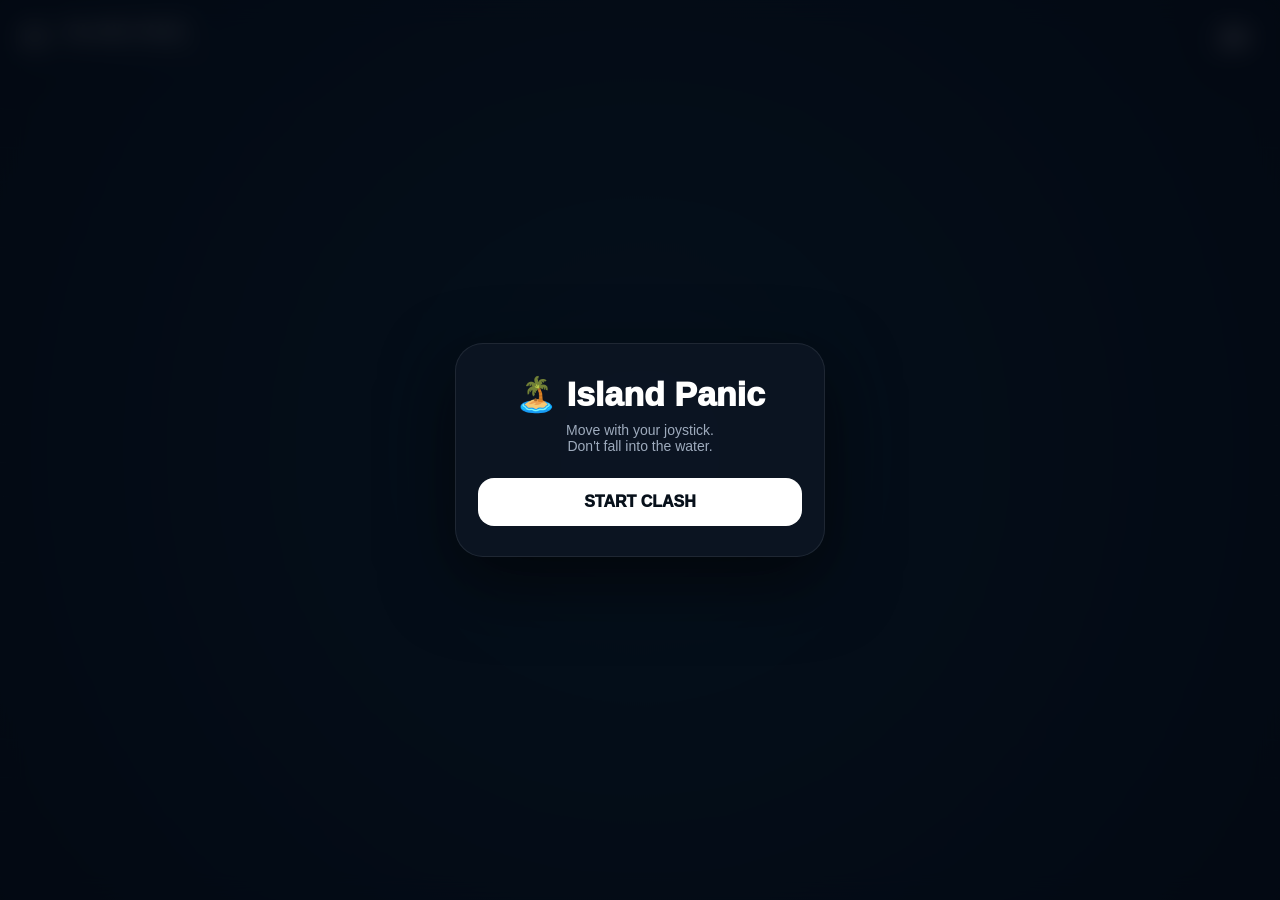
<file: docs/island-before-style-fix.html>
<!DOCTYPE html>
<html lang="en">
<head>
<meta charset="UTF-8">
<meta name="viewport" content="width=device-width,initial-scale=1,maximum-scale=1,user-scalable=no">
<title>Party Clash — Island Panic</title>

<style>
*{
    box-sizing:border-box;
    margin:0;
    padding:0;
    -webkit-tap-highlight-color:transparent;
}

html,body{
    width:100%;
    height:100%;
    overflow:hidden;
    background:#06101b;
    font-family:Arial,sans-serif;
    touch-action:none;
}

canvas{
    position:fixed;
    inset:0;
    width:100%;
    height:100%;
}

#hud{
    position:fixed;
    top:0;
    left:0;
    right:0;
    height:76px;
    display:flex;
    align-items:center;
    justify-content:space-between;
    padding:12px 16px;
    color:white;
    z-index:5;
    pointer-events:none;
}

.brand{
    display:flex;
    align-items:center;
    gap:10px;
}

.logo{
    width:38px;
    height:38px;
    border-radius:12px;
    display:flex;
    align-items:center;
    justify-content:center;
    font-weight:1000;
    background:#ffffff14;
    border:1px solid #ffffff25;
}

.title{
    font-size:16px;
    font-weight:1000;
    letter-spacing:1px;
}

.subtitle{
    font-size:9px;
    color:#8e9caf;
    letter-spacing:1.5px;
    margin-top:3px;
}

#timerBox{
    min-width:62px;
    padding:8px 12px;
    border-radius:15px;
    text-align:center;
    background:#0d1826dd;
    border:1px solid #ffffff18;
    box-shadow:0 8px 30px #0005;
}

#timer{
    font-size:25px;
    font-weight:1000;
}

#scores{
    position:fixed;
    top:82px;
    left:0;
    right:0;
    display:flex;
    justify-content:center;
    gap:7px;
    z-index:5;
    pointer-events:none;
}

.score{
    min-width:54px;
    padding:7px 9px;
    border-radius:11px;
    background:#0c1624dd;
    border:1px solid #ffffff18;
    color:white;
    font-size:11px;
    font-weight:900;
    text-align:center;
}

#joysticks{
    position:fixed;
    left:0;
    right:0;
    bottom:12px;
    display:flex;
    justify-content:space-between;
    padding:0 12px;
    z-index:10;
    pointer-events:none;
}

.joyWrap{
    width:112px;
    height:112px;
    position:relative;
    pointer-events:auto;
}

.joy{
    position:absolute;
    inset:0;
    border-radius:50%;
    background:#0d1929bb;
    border:2px solid #ffffff1c;
    box-shadow:
        inset 0 0 25px #0008,
        0 8px 30px #0006;
}

.joy::before{
    content:"";
    position:absolute;
    inset:16px;
    border-radius:50%;
    border:1px solid #ffffff12;
}

.knob{
    position:absolute;
    width:48px;
    height:48px;
    left:50%;
    top:50%;
    transform:translate(-50%,-50%);
    border-radius:50%;
    border:2px solid;
    background:#17263a;
    box-shadow:0 5px 20px #0009;
}

.p1 .knob{border-color:#35a7ff}
.p2 .knob{border-color:#ff4964}
.p3 .knob{border-color:#55e56d}
.p4 .knob{border-color:#ffd447}

.joyLabel{
    position:absolute;
    left:0;
    right:0;
    bottom:-17px;
    text-align:center;
    font-size:9px;
    font-weight:900;
    letter-spacing:1px;
    color:#8491a5;
}

#overlay{
    position:fixed;
    inset:0;
    display:flex;
    align-items:center;
    justify-content:center;
    flex-direction:column;
    background:#030811d9;
    backdrop-filter:blur(12px);
    color:white;
    z-index:30;
    text-align:center;
    padding:20px;
}

#overlay .panel{
    width:min(370px,90vw);
    padding:30px 22px;
    border-radius:28px;
    background:#0c1624ee;
    border:1px solid #ffffff15;
    box-shadow:0 25px 70px #0009;
}

#overlay h1{
    font-size:34px;
    font-weight:1000;
    margin-bottom:8px;
}

#overlay p{
    color:#9eabbd;
    font-size:14px;
    margin-bottom:24px;
}

#start{
    width:100%;
    border:0;
    border-radius:16px;
    padding:15px;
    background:white;
    color:#07101a;
    font-size:16px;
    font-weight:1000;
}

.hidden{
    display:none!important;
}

@media(max-width:430px){
    .joyWrap{
        width:100px;
        height:100px;
    }

    .knob{
        width:44px;
        height:44px;
    }

    #joysticks{
        padding:0 8px;
    }
}
</style>
</head>

<body>

<canvas id="game"></canvas>

<div id="hud">
    <div class="brand">
        <div class="logo">PC</div>
        <div>
            <div class="title">ISLAND PANIC</div>
            <div class="subtitle">LAST PLAYER STANDING</div>
        </div>
    </div>

    <div id="timerBox">
        <div id="timer">20</div>
    </div>
</div>

<div id="scores"></div>

<div id="joysticks"></div>

<div id="overlay">
    <div class="panel">
        <h1>🏝️ Island Panic</h1>
        <p>Move with your joystick.<br>Don't fall into the water.</p>
        <button id="start">START CLASH</button>
    </div>
</div>

<script>
const canvas=document.getElementById("game");
const ctx=canvas.getContext("2d");

const timerEl=document.getElementById("timer");
const scoresEl=document.getElementById("scores");
const joystickEl=document.getElementById("joysticks");
const overlay=document.getElementById("overlay");
const startBtn=document.getElementById("start");

let W=0,H=0,dpr=1;
let running=false;
let last=0;
let timeLeft=20;
let destroyTimer=0;

const COLS=7;
const ROWS=8;
const SIZE=46;

const colors=[
    "#35a7ff",
    "#ff4964",
    "#55e56d",
    "#ffd447"
];

let tiles=[];
let players=[];

let selectedPlayers=
    Number(new URLSearchParams(location.search).get("players")) || 2;

selectedPlayers=Math.max(
    2,
    Math.min(4,selectedPlayers)
);

function resize(){

    dpr=devicePixelRatio||1;

    W=innerWidth;
    H=innerHeight;

    canvas.width=W*dpr;
    canvas.height=H*dpr;

    canvas.style.width=W+"px";
    canvas.style.height=H+"px";

    ctx.setTransform(dpr,0,0,dpr,0,0);
}

addEventListener("resize",resize);
resize();

function makeIsland(){

    tiles=[];

    const size=Math.min(
        SIZE,
        Math.floor(
            Math.min(
                (W-24)/COLS,
                (H-210)/ROWS
            )
        )
    );

    const sx=(W-COLS*size)/2;
    const sy=Math.max(
        125,
        (H-ROWS*size)/2-20
    );

    for(let y=0;y<ROWS;y++){

        for(let x=0;x<COLS;x++){

            tiles.push({
                x:sx+x*size,
                y:sy+y*size,
                size,
                alive:true,
                warning:false,
                warningTime:0
            });
        }
    }
}

function makePlayers(){

    players=[];

    const spots=[
        [1,1],
        [5,1],
        [1,6],
        [5,6]
    ];

    for(let i=0;i<selectedPlayers;i++){

        const s=spots[i];

        const t=
            tiles[s[1]*COLS+s[0]];

        players.push({
            id:i,
            x:t.x+t.size/2,
            y:t.y+t.size/2,
            vx:0,
            vy:0,
            color:colors[i],
            alive:true,
            score:0,
            angle:0
        });
    }
}

function createJoystick(player){

    const wrap=document.createElement("div");

    wrap.className=
        "joyWrap p"+(player.id+1);

    wrap.innerHTML=`
        <div class="joy">
            <div class="knob"></div>
        </div>
        <div class="joyLabel">
            P${player.id+1}
        </div>
    `;

    joystickEl.appendChild(wrap);

    const joy=wrap.querySelector(".joy");
    const knob=wrap.querySelector(".knob");

    let active=false;
    let pointerId=null;

    function move(e){

        if(!active)return;

        const r=
            joy.getBoundingClientRect();

        const cx=r.left+r.width/2;
        const cy=r.top+r.height/2;

        let dx=e.clientX-cx;
        let dy=e.clientY-cy;

        const max=31;

        const distance=
            Math.sqrt(dx*dx+dy*dy);

        if(distance>max){

            dx=dx/distance*max;
            dy=dy/distance*max;
        }

        knob.style.transform=
            `translate(calc(-50% + ${dx}px),
             calc(-50% + ${dy}px))`;

        player.vx=
            (dx/max)*185;

        player.vy=
            (dy/max)*185;
    }

    function stop(e){

        if(e.pointerId!==pointerId)return;

        active=false;
        pointerId=null;

        knob.style.transform=
            "translate(-50%,-50%)";

        player.vx=0;
        player.vy=0;
    }

    joy.addEventListener("pointerdown",e=>{

        e.preventDefault();

        active=true;
        pointerId=e.pointerId;

        joy.setPointerCapture(e.pointerId);

        move(e);
    });

    joy.addEventListener("pointermove",move);
    joy.addEventListener("pointerup",stop);
    joy.addEventListener("pointercancel",stop);
}

function makeJoysticks(){

    joystickEl.innerHTML="";

    players.forEach(createJoystick);
}

function onTile(p){

    for(const t of tiles){

        if(!t.alive)continue;

        const cx = t.x + t.size / 2;
        const cy = t.y + t.size / 2;

        const dx = p.x - cx;
        const dy = p.y - cy;

        if(
            Math.abs(dx) < t.size * 0.46 &&
            Math.abs(dy) < t.size * 0.46
        ){
            return true;
        }
    }

    return false;
}

function destroyRandomTile(){

    const available=
        tiles.filter(t=>t.alive&&!t.warning);

    if(available.length<=12)return;

    const t=
        available[
            Math.floor(
                Math.random()*available.length
            )
        ];

    t.warning=true;
    t.warningTime=.7;
}

function update(dt){

    if(!running)return;

    timeLeft-=dt;

    timerEl.textContent=
        Math.max(0,Math.ceil(timeLeft));

    destroyTimer-=dt;

    if(destroyTimer<=0){

        destroyRandomTile();

        destroyTimer=
            Math.max(
                .42,
                .82-timeLeft*.012
            );
    }

    for(const t of tiles){

        if(t.warning){

            t.warningTime-=dt;

            if(t.warningTime<=0){

                t.warning=false;
                t.alive=false;
            }
        }
    }

    for(const p of players){

        if(!p.alive)continue;

        p.x+=p.vx*dt;
        p.y+=p.vy*dt;

        // Keep the character inside the playable island area.
        const islandLeft = tiles[0].x + 6;
        const islandTop = tiles[0].y + 6;
        const islandRight =
            tiles[COLS-1].x +
            tiles[COLS-1].size - 6;
        const islandBottom =
            tiles[tiles.length-1].y +
            tiles[tiles.length-1].size - 6;

        p.x=Math.max(
            islandLeft,
            Math.min(islandRight,p.x)
        );

        p.y=Math.max(
            islandTop,
            Math.min(islandBottom,p.y)
        );

        p.vx*=.90;
        p.vy*=.90;

        if(
            Math.abs(p.vx)+
            Math.abs(p.vy)>5
        ){
            p.angle=
                Math.atan2(p.vy,p.vx);
        }

        if(!onTile(p)){

            p.alive=false;
        }
    }

    const alive=
        players.filter(p=>p.alive);

    if(alive.length<=1){
        finish(alive[0]);
        return;
    }

    if(timeLeft<=0){
        finish(
            alive.sort(
                (a,b)=>b.score-a.score
            )[0]
        );
    }
}

function drawBackground(){

    const g=
        ctx.createRadialGradient(
            W/2,H/2,20,
            W/2,H/2,Math.max(W,H)*.75
        );

    g.addColorStop(0,"#17425a");
    g.addColorStop(1,"#040b13");

    ctx.fillStyle=g;
    ctx.fillRect(0,0,W,H);

    // water waves
    ctx.strokeStyle="#ffffff0b";
    ctx.lineWidth=1;

    for(let y=110;y<H;y+=35){

        ctx.beginPath();

        for(let x=0;x<W;x+=18){

            const wave=
                Math.sin(
                    x*.025+
                    y*.04+
                    performance.now()*.001
                )*3;

            ctx.lineTo(x,y+wave);
        }

        ctx.stroke();
    }
}

function drawIsland(){

    if(!tiles.length)return;

    const first=tiles[0];

    ctx.fillStyle="#00000066";

    ctx.beginPath();

    ctx.roundRect(
        first.x-12,
        first.y-12,
        COLS*first.size+24,
        ROWS*first.size+24,
        25
    );

    ctx.fill();

    for(const t of tiles){

        if(!t.alive)continue;

        let color="#22aa69";

        if(t.warning){

            const pulse=
                .75+
                Math.sin(
                    performance.now()/55
                )*.25;

            color=
                `rgba(255,65,65,${pulse})`;
        }

        ctx.fillStyle=color;

        ctx.beginPath();

        ctx.roundRect(
            t.x+2,
            t.y+2,
            t.size-4,
            t.size-4,
            10
        );

        ctx.fill();

        if(!t.warning){

            ctx.fillStyle="#ffffff12";

            ctx.fillRect(
                t.x+7,
                t.y+7,
                t.size-14,
                5
            );
        }
    }
}

function drawPlayers(){

    for(const p of players){

        if(!p.alive)continue;

        ctx.save();

        ctx.translate(p.x,p.y);

        // shadow
        ctx.fillStyle="#00000066";

        ctx.beginPath();

        ctx.ellipse(
            0,13,17,6,
            0,0,Math.PI*2
        );

        ctx.fill();

        // glow
        const glow=
            ctx.createRadialGradient(
                0,0,4,
                0,0,27
            );

        glow.addColorStop(
            0,p.color+"88"
        );

        glow.addColorStop(
            1,p.color+"00"
        );

        ctx.fillStyle=glow;

        ctx.beginPath();

        ctx.arc(0,0,27,0,Math.PI*2);

        ctx.fill();

        // body
        ctx.fillStyle=p.color;

        ctx.beginPath();

        ctx.arc(
            0,0,15,
            0,Math.PI*2
        );

        ctx.fill();

        // face
        ctx.fillStyle="#111722";

        ctx.beginPath();
        ctx.arc(-5,-3,2.5,0,Math.PI*2);
        ctx.fill();

        ctx.beginPath();
        ctx.arc(5,-3,2.5,0,Math.PI*2);
        ctx.fill();

        // direction marker
        ctx.fillStyle="#ffffff99";

        ctx.beginPath();

        ctx.moveTo(0,-19);
        ctx.lineTo(-4,-13);
        ctx.lineTo(4,-13);
        ctx.closePath();

        ctx.fill();

        ctx.restore();

        ctx.fillStyle="white";
        ctx.font="900 10px Arial";
        ctx.textAlign="center";

        ctx.fillText(
            "P"+(p.id+1),
            p.x,
            p.y-24
        );
    }
}

function draw(){

    ctx.clearRect(0,0,W,H);

    drawBackground();
    drawIsland();
    drawPlayers();
}

function updateScores(){

    scoresEl.innerHTML="";

    players.forEach(p=>{

        const s=
            document.createElement("div");

        s.className="score";

        s.style.borderColor=p.color;

        s.textContent=
            "P"+(p.id+1)+"  "+p.score;

        scoresEl.appendChild(s);
    });
}

function finish(winner){

    if(!running)return;

    running=false;

    if(winner){
        winner.score+=10;
    }

    updateScores();

    setTimeout(()=>{

        overlay.classList.remove("hidden");

        overlay.querySelector("h1").textContent=
            winner
            ?"🏆 P"+(winner.id+1)+" WINS!"
            :"DRAW!";

        overlay.querySelector("p").textContent=
            winner
            ?"The island belongs to you!"
            :"Everyone fell!";

        startBtn.textContent="PLAY AGAIN";

    },450);
}

function startGame(){

    running=false;

    timeLeft=20;
    destroyTimer=.8;

    makeIsland();
    makePlayers();
    makeJoysticks();
    updateScores();

    timerEl.textContent="20";

    overlay.classList.add("hidden");

    running=true;
    last=performance.now();
}

startBtn.addEventListener(
    "click",
    startGame
);

function loop(now){

    if(!last)last=now;

    const dt=Math.min(
        .035,
        (now-last)/1000
    );

    last=now;

    update(dt);
    draw();

    requestAnimationFrame(loop);
}

requestAnimationFrame(loop);
</script>

</body>
</html>
</file>
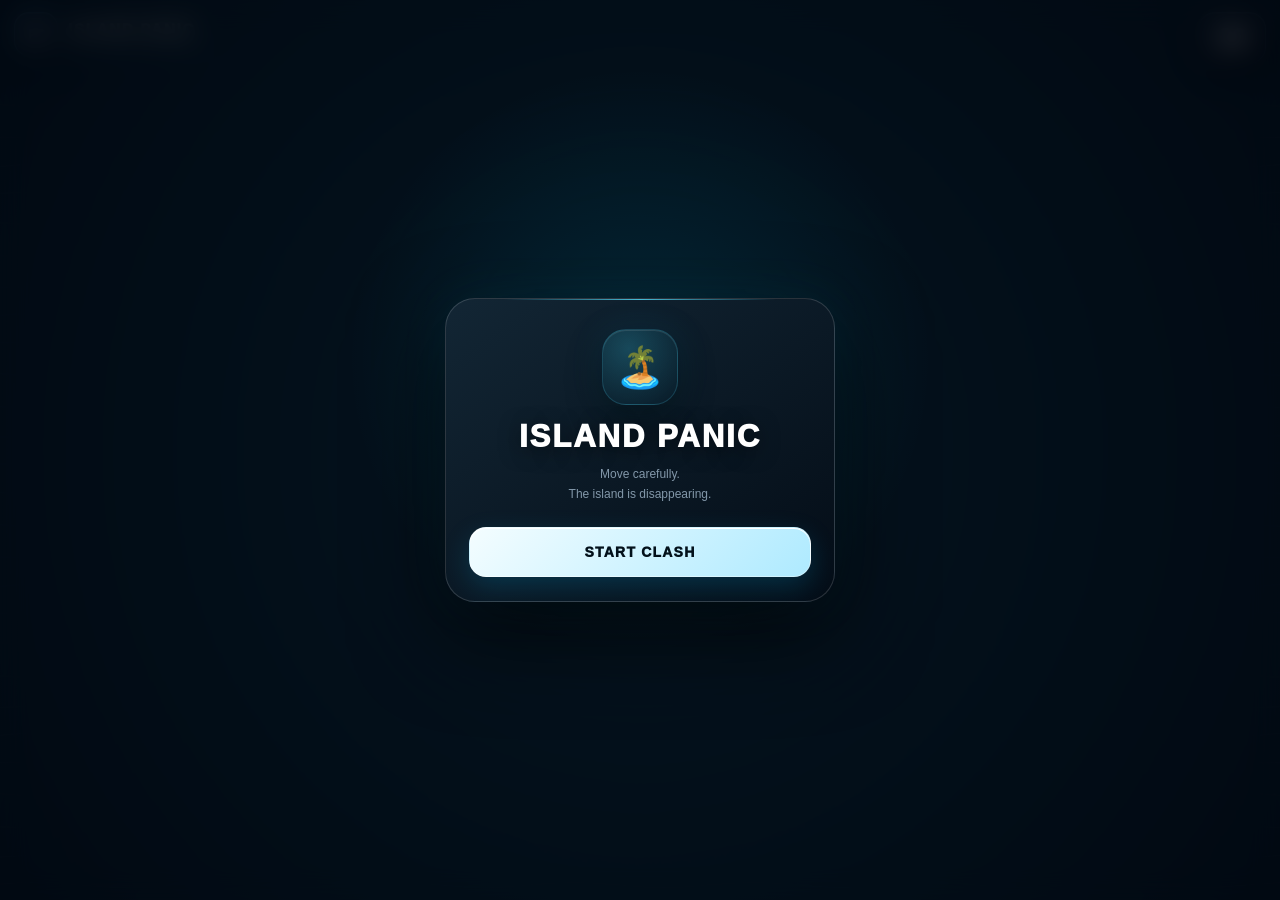
<file: docs/island.html>
<!DOCTYPE html>
<html lang="en">
<head>
<meta charset="UTF-8">
<meta name="viewport" content="width=device-width,initial-scale=1,maximum-scale=1,user-scalable=no">
<title>Party Clash • Island Panic</title>

<style>
*{
  box-sizing:border-box;
  margin:0;
  padding:0;
  -webkit-tap-highlight-color:transparent;
  user-select:none;
}

html,body{
  width:100%;
  height:100%;
  overflow:hidden;
  background:#020914;
  font-family:Arial,Helvetica,sans-serif;
  touch-action:none;
}

body{
  position:fixed;
  inset:0;
}

canvas{
  position:fixed;
  inset:0;
  width:100%;
  height:100%;
  display:block;
}

/* ---------- HUD ---------- */

#hud{
  position:fixed;
  top:0;
  left:0;
  right:0;
  height:88px;
  padding:
    max(12px,env(safe-area-inset-top))
    14px
    10px;
  display:flex;
  align-items:flex-start;
  justify-content:space-between;
  z-index:5;
  pointer-events:none;
}

.brand{
  display:flex;
  align-items:center;
  gap:10px;
}

.logo{
  position:relative;
  width:44px;
  height:44px;
  border-radius:15px;
  display:flex;
  align-items:center;
  justify-content:center;
  color:#fff;
  font-size:13px;
  font-weight:1000;
  letter-spacing:-1px;
  background:
    linear-gradient(145deg,#18344a,#071522);
  border:1px solid rgba(120,230,255,.35);
  box-shadow:
    inset 0 1px rgba(255,255,255,.14),
    0 8px 30px rgba(0,0,0,.55),
    0 0 22px rgba(0,210,255,.16);
}

.logo:after{
  content:"";
  position:absolute;
  inset:5px;
  border-radius:11px;
  border:1px solid rgba(255,255,255,.08);
}

.title{
  color:#fff;
  font-size:15px;
  font-weight:1000;
  letter-spacing:1.8px;
  text-shadow:0 2px 12px rgba(0,0,0,.7);
}

.sub{
  margin-top:4px;
  color:#7191a8;
  font-size:7px;
  font-weight:900;
  letter-spacing:2.2px;
}

/* ---------- TIMER ---------- */

.timer{
  position:relative;
  width:68px;
  height:52px;
  border-radius:17px;
  display:flex;
  align-items:center;
  justify-content:center;
  color:#fff;
  font-size:25px;
  font-weight:1000;
  background:
    linear-gradient(145deg,rgba(22,42,57,.94),rgba(5,15,26,.94));
  border:1px solid rgba(255,255,255,.14);
  box-shadow:
    inset 0 1px rgba(255,255,255,.1),
    0 9px 28px rgba(0,0,0,.55);
}

.timer:before{
  content:"";
  position:absolute;
  inset:-1px;
  border-radius:17px;
  border:1px solid rgba(54,210,255,.13);
  pointer-events:none;
}

/* ---------- PLAYER SCORE STRIP ---------- */

#scores{
  position:fixed;
  top:96px;
  left:50%;
  transform:translateX(-50%);
  display:flex;
  justify-content:center;
  gap:7px;
  z-index:5;
  pointer-events:none;
  max-width:96vw;
}

.score{
  min-width:59px;
  padding:8px 10px;
  border-radius:13px;
  color:#fff;
  font-size:10px;
  font-weight:1000;
  text-align:center;
  background:
    linear-gradient(145deg,rgba(18,37,52,.9),rgba(5,15,25,.88));
  border:1px solid rgba(255,255,255,.1);
  box-shadow:
    inset 0 1px rgba(255,255,255,.06),
    0 7px 20px rgba(0,0,0,.3);
  backdrop-filter:blur(9px);
}

/* ---------- JOYSTICKS ---------- */

#joysticks{
  position:fixed;
  left:0;
  right:0;
  bottom:max(13px,env(safe-area-inset-bottom));
  display:flex;
  justify-content:space-between;
  padding:0 14px;
  z-index:10;
  pointer-events:none;
}

.joyWrap{
  width:108px;
  height:108px;
  position:relative;
  pointer-events:auto;
}

.joy{
  position:absolute;
  inset:0;
  border-radius:50%;
  background:
    radial-gradient(circle at 35% 30%,
      rgba(54,100,125,.42),
      rgba(3,15,25,.82) 62%,
      rgba(1,8,15,.95));
  border:1px solid rgba(255,255,255,.17);
  box-shadow:
    inset 0 0 0 8px rgba(255,255,255,.025),
    inset 0 0 30px rgba(0,0,0,.75),
    0 12px 35px rgba(0,0,0,.62);
  backdrop-filter:blur(8px);
}

.joy:after{
  content:"";
  position:absolute;
  inset:7px;
  border-radius:50%;
  border:1px solid rgba(255,255,255,.06);
}

.joyRing{
  position:absolute;
  inset:17px;
  border-radius:50%;
  border:1px dashed rgba(255,255,255,.1);
}

.knob{
  position:absolute;
  width:46px;
  height:46px;
  left:50%;
  top:50%;
  transform:translate(-50%,-50%);
  border-radius:50%;
  background:
    radial-gradient(circle at 35% 27%,#40566a,#172838 58%,#091520);
  border:2px solid;
  box-shadow:
    inset 0 2px rgba(255,255,255,.14),
    0 6px 18px rgba(0,0,0,.65);
}

.p1 .knob{
  border-color:#35b9ff;
  box-shadow:
    inset 0 2px rgba(255,255,255,.14),
    0 0 18px rgba(53,185,255,.25),
    0 6px 18px rgba(0,0,0,.65);
}

.p2 .knob{
  border-color:#ff5270;
}

.p3 .knob{
  border-color:#62ed7a;
}

.p4 .knob{
  border-color:#ffd94e;
}

.joyLabel{
  position:absolute;
  left:0;
  right:0;
  bottom:-16px;
  text-align:center;
  color:#637d91;
  font-size:7px;
  font-weight:1000;
  letter-spacing:2px;
}

/* ---------- START / RESULT OVERLAY ---------- */

#overlay{
  position:fixed;
  inset:0;
  z-index:30;
  display:flex;
  align-items:center;
  justify-content:center;
  padding:22px;
  background:
    radial-gradient(circle at 50% 40%,
      rgba(0,213,255,.11),
      transparent 35%),
    rgba(1,5,12,.78);
  backdrop-filter:blur(14px);
}

.panel{
  position:relative;
  width:min(390px,92vw);
  padding:30px 23px 24px;
  border-radius:30px;
  text-align:center;
  overflow:hidden;
  background:
    linear-gradient(145deg,
      rgba(19,39,54,.97),
      rgba(4,13,23,.98));
  border:1px solid rgba(255,255,255,.15);
  box-shadow:
    0 30px 90px rgba(0,0,0,.72),
    0 0 50px rgba(0,200,255,.08);
}

.panel:before{
  content:"";
  position:absolute;
  left:15%;
  right:15%;
  top:0;
  height:1px;
  background:linear-gradient(
    90deg,
    transparent,
    rgba(85,225,255,.8),
    transparent
  );
}

.panelIcon{
  width:76px;
  height:76px;
  margin:0 auto 14px;
  display:flex;
  align-items:center;
  justify-content:center;
  border-radius:24px;
  font-size:40px;
  background:
    radial-gradient(circle at 35% 25%,
      rgba(60,225,255,.22),
      rgba(8,25,38,.8));
  border:1px solid rgba(80,220,255,.18);
  box-shadow:
    inset 0 1px rgba(255,255,255,.1),
    0 12px 35px rgba(0,0,0,.45),
    0 0 35px rgba(0,205,255,.1);
}

.panel h1{
  color:#fff;
  font-size:31px;
  font-weight:1000;
  letter-spacing:2px;
  text-shadow:0 4px 20px rgba(0,0,0,.55);
}

.panel p{
  color:#8297a9;
  font-size:12px;
  line-height:1.6;
  margin:10px 0 23px;
}

#start{
  width:100%;
  padding:16px;
  border:1px solid rgba(255,255,255,.3);
  border-radius:17px;
  background:
    linear-gradient(135deg,#f4fdff,#aeeaff);
  color:#03111b;
  font-size:14px;
  font-weight:1000;
  letter-spacing:1.2px;
  box-shadow:
    0 10px 28px rgba(0,190,255,.18),
    inset 0 1px #fff;
  transition:transform .12s ease;
}

#start:active{
  transform:scale(.97);
}

/* ---------- UTILITY ---------- */

.hidden{
  display:none!important;
}

@media(max-width:390px){
  #hud{
    padding-left:10px;
    padding-right:10px;
  }

  .title{
    font-size:13px;
  }

  .logo{
    width:40px;
    height:40px;
  }

  .timer{
    width:62px;
    height:48px;
  }

  #scores{
    top:91px;
  }

  .joyWrap{
    width:94px;
    height:94px;
  }

  .knob{
    width:40px;
    height:40px;
  }

  #joysticks{
    padding-left:7px;
    padding-right:7px;
  }
}

@media(max-height:560px){
  #scores{
    top:82px;
  }

  .joyWrap{
    width:86px;
    height:86px;
  }

  .knob{
    width:38px;
    height:38px;
  }

  .panel{
    padding:20px;
  }

  .panelIcon{
    width:58px;
    height:58px;
    font-size:31px;
    margin-bottom:8px;
  }

  .panel h1{
    font-size:25px;
  }

  .panel p{
    margin:7px 0 14px;
  }

  #start{
    padding:12px;
  }
}
</style>
</head>

<body>

<canvas id="game"></canvas>

<div id="hud">
    <div class="brand">
        <div class="logo">PC</div>
        <div>
            <div class="title">ISLAND PANIC</div>
            <div class="sub">LAST PLAYER STANDING</div>
        </div>
    </div>

    <div class="timer" id="timer">20</div>
</div>

<div id="scores"></div>
<div id="joysticks"></div>

<div id="overlay">
    <div class="panel">
        <div class="panelIcon">🏝️</div>
        <h1 id="panelTitle">ISLAND PANIC</h1>
        <p id="panelText">
            Move carefully.<br>
            The island is disappearing.
        </p>
        <button id="start">START CLASH</button>
    </div>
</div>

<script>
const canvas=document.getElementById("game");
const ctx=canvas.getContext("2d");

const timerEl=document.getElementById("timer");
const scoresEl=document.getElementById("scores");
const joystickEl=document.getElementById("joysticks");

const overlay=document.getElementById("overlay");
const panelTitle=document.getElementById("panelTitle");
const panelText=document.getElementById("panelText");
const startBtn=document.getElementById("start");

let W=0;
let H=0;
let dpr=1;

let running=false;
let lastTime=0;
let timeLeft=20;
let destroyTimer=0;

const COLS=7;
const ROWS=8;

const colors=[
    "#35a7ff",
    "#ff4964",
    "#55e56d",
    "#ffd447"
];

const playerCount=
    Math.max(
        2,
        Math.min(
            4,
            Number(
                new URLSearchParams(location.search)
                .get("players")
            ) || 2
        )
    );

let tiles=[];
let players=[];

function resize(){

    dpr=window.devicePixelRatio||1;

    W=innerWidth;
    H=innerHeight;

    canvas.width=W*dpr;
    canvas.height=H*dpr;

    canvas.style.width=W+"px";
    canvas.style.height=H+"px";

    ctx.setTransform(
        dpr,0,0,dpr,0,0
    );
}

addEventListener("resize",resize);
resize();

function makeIsland(){

    tiles=[];

    const size=Math.min(
        48,
        Math.floor(
            Math.min(
                (W-30)/COLS,
                (H-220)/ROWS
            )
        )
    );

    const islandW=COLS*size;
    const islandH=ROWS*size;

    const startX=
        (W-islandW)/2;

    const startY=
        Math.max(
            125,
            (H-islandH)/2-5
        );

    for(let y=0;y<ROWS;y++){

        for(let x=0;x<COLS;x++){

            tiles.push({
                x:startX+x*size,
                y:startY+y*size,
                size:size,
                alive:true,
                warning:false,
                warningTime:0,
                phase:Math.random()*6
            });
        }
    }
}

function makePlayers(){

    players=[];

    const spots=[
        [1,1],
        [5,1],
        [1,6],
        [5,6]
    ];

    for(let i=0;i<playerCount;i++){

        const spot=spots[i];

        const tile=
            tiles[
                spot[1]*COLS+
                spot[0]
            ];

        players.push({
            id:i,
            x:tile.x+tile.size/2,
            y:tile.y+tile.size/2,
            vx:0,
            vy:0,
            color:colors[i],
            alive:true,
            score:0,
            joystickX:0,
            joystickY:0
        });
    }
}

function createJoystick(player){

    const wrap=
        document.createElement("div");

    wrap.className=
        "joyWrap p"+(player.id+1);

    wrap.innerHTML=`
        <div class="joy">
            <div class="joyRing"></div>
            <div class="knob"></div>
        </div>
        <div class="joyLabel">
            PLAYER ${player.id+1}
        </div>
    `;

    joystickEl.appendChild(wrap);

    const joy=wrap.querySelector(".joy");
    const knob=wrap.querySelector(".knob");

    let active=false;
    let pointerId=null;

    function updateJoystick(e){

        if(!active)return;

        const r=
            joy.getBoundingClientRect();

        const cx=
            r.left+r.width/2;

        const cy=
            r.top+r.height/2;

        let dx=e.clientX-cx;
        let dy=e.clientY-cy;

        const max=30;

        const distance=
            Math.sqrt(dx*dx+dy*dy);

        if(distance>max){

            dx=dx/distance*max;
            dy=dy/distance*max;
        }

        knob.style.transform=
            `translate(
                calc(-50% + ${dx}px),
                calc(-50% + ${dy}px)
            )`;

        /*
         * LOW SENSITIVITY
         *
         * The joystick only gives a small
         * amount of acceleration.
         */

        player.joystickX=
            dx/max;

        player.joystickY=
            dy/max;
    }

    function release(e){

        if(
            pointerId!==null &&
            e.pointerId!==pointerId
        )return;

        active=false;
        pointerId=null;

        knob.style.transform=
            "translate(-50%,-50%)";

        player.joystickX=0;
        player.joystickY=0;
    }

    joy.addEventListener(
        "pointerdown",
        e=>{
            e.preventDefault();

            active=true;
            pointerId=e.pointerId;

            joy.setPointerCapture(
                e.pointerId
            );

            updateJoystick(e);
        }
    );

    joy.addEventListener(
        "pointermove",
        updateJoystick
    );

    joy.addEventListener(
        "pointerup",
        release
    );

    joy.addEventListener(
        "pointercancel",
        release
    );
}

function makeJoysticks(){

    joystickEl.innerHTML="";

    players.forEach(createJoystick);
}

function getTileAt(x,y){

    for(const t of tiles){

        if(
            x>=t.x &&
            x<=t.x+t.size &&
            y>=t.y &&
            y<=t.y+t.size
        ){
            return t;
        }
    }

    return null;
}

function destroyRandomTile(){

    const available=
        tiles.filter(
            t=>t.alive&&!t.warning
        );

    if(available.length<=12)return;

    const tile=
        available[
            Math.floor(
                Math.random()*
                available.length
            )
        ];

    tile.warning=true;
    tile.warningTime=.85;
}

function update(dt){

    if(!running)return;

    timeLeft-=dt;

    timerEl.textContent=
        Math.max(
            0,
            Math.ceil(timeLeft)
        );

    destroyTimer-=dt;

    if(destroyTimer<=0){

        destroyRandomTile();

        destroyTimer=
            Math.max(
                .45,
                .95-timeLeft*.012
            );
    }

    for(const tile of tiles){

        if(tile.warning){

            tile.warningTime-=dt;

            if(tile.warningTime<=0){

                tile.warning=false;
                tile.alive=false;
            }
        }
    }

    for(const p of players){

        if(!p.alive)continue;

        /*
         * LOW-SENSITIVITY MOVEMENT
         */
        const acceleration=330;

        p.vx+=
            p.joystickX*
            acceleration*
            dt;

        p.vy+=
            p.joystickY*
            acceleration*
            dt;

        /*
         * Maximum walking speed.
         */
        const maxSpeed=82;

        const speed=
            Math.sqrt(
                p.vx*p.vx+
                p.vy*p.vy
            );

        if(speed>maxSpeed){

            p.vx=
                p.vx/speed*
                maxSpeed;

            p.vy=
                p.vy/speed*
                maxSpeed;
        }

        p.x+=p.vx*dt;
        p.y+=p.vy*dt;

        p.vx*=.86;
        p.vy*=.86;

        /*
         * IMPORTANT:
         * Never instantly kill a player just
         * because the joystick was moved.
         *
         * We first find the tile underneath
         * the character.
         */

        const tile=
            getTileAt(p.x,p.y);

        if(!tile){

            /*
             * Keep player inside the island
             * boundary instead of instantly dying.
             */
            const first=tiles[0];
            const last=tiles[tiles.length-1];

            p.x=Math.max(
                first.x+10,
                Math.min(
                    last.x+last.size-10,
                    p.x
                )
            );

            p.y=Math.max(
                first.y+10,
                Math.min(
                    last.y+last.size-10,
                    p.y
                )
            );
        }

        /*
         * Only a destroyed tile causes a fall.
         */
        const current=
            getTileAt(p.x,p.y);

        if(current && !current.alive){

            p.alive=false;
        }
    }

    const alive=
        players.filter(
            p=>p.alive
        );

    if(alive.length<=1){

        finish(alive[0]);
        return;
    }

    if(timeLeft<=0){

        finish(alive[0]);
    }
}

function drawBackground(){

    const g=
        ctx.createRadialGradient(
            W/2,H/2,
            10,
            W/2,H/2,
            Math.max(W,H)*.75
        );

    g.addColorStop(
        0,
        "#14506a"
    );

    g.addColorStop(
        1,
        "#04101a"
    );

    ctx.fillStyle=g;
    ctx.fillRect(0,0,W,H);

    /*
     * Animated water
     */
    ctx.lineWidth=1;

    ctx.strokeStyle="#ffffff0a";

    const t=
        performance.now()*.001;

    for(let y=105;y<H;y+=30){

        ctx.beginPath();

        for(
            let x=-20;
            x<W+20;
            x+=18
        ){

            const wave=
                Math.sin(
                    x*.035+
                    y*.045+
                    t
                )*2.5;

            if(x===-20)
                ctx.moveTo(x,y+wave);
            else
                ctx.lineTo(x,y+wave);
        }

        ctx.stroke();
    }

    /*
     * Floating dots
     */
    ctx.fillStyle="#ffffff0b";

    for(let i=0;i<22;i++){

        const x=
            (i*97+
            performance.now()*.01)
            %W;

        const y=
            105+
            ((i*53)%Math.max(1,H-140));

        ctx.beginPath();

        ctx.arc(
            x,y,
            1.5,
            0,
            Math.PI*2
        );

        ctx.fill();
    }
}

function drawIsland(){

    if(!tiles.length)return;

    const first=tiles[0];
    const last=tiles[tiles.length-1];

    /*
     * Island outer shadow
     */
    ctx.fillStyle="#00000066";

    ctx.beginPath();

    ctx.roundRect(
        first.x-15,
        first.y-15,
        last.x+
        last.size-
        first.x+
        30,
        last.y+
        last.size-
        first.y+
        30,
        28
    );

    ctx.fill();

    /*
     * Sand border
     */
    ctx.fillStyle="#c99d55";

    ctx.beginPath();

    ctx.roundRect(
        first.x-7,
        first.y-7,
        last.x+
        last.size-
        first.x+
        14,
        last.y+
        last.size-
        first.y+
        14,
        22
    );

    ctx.fill();

    for(const tile of tiles){

        if(!tile.alive)continue;

        const pulse=
            Math.sin(
                performance.now()*.003+
                tile.phase
            )*.5+.5;

        if(tile.warning){

            const warn=
                .65+
                pulse*.35;

            ctx.fillStyle=
                `rgba(
                    255,
                    68,
                    68,
                    ${warn}
                )`;
        }else{

            ctx.fillStyle=
                "#25ad6d";
        }

        ctx.beginPath();

        ctx.roundRect(
            tile.x+2,
            tile.y+2,
            tile.size-4,
            tile.size-4,
            10
        );

        ctx.fill();

        /*
         * Grass highlight
         */
        if(!tile.warning){

            ctx.fillStyle="#ffffff12";

            ctx.beginPath();

            ctx.roundRect(
                tile.x+7,
                tile.y+7,
                tile.size-14,
                5,
                4
            );

            ctx.fill();

            /*
             * Tiny grass marks
             */
            ctx.strokeStyle="#ffffff0b";
            ctx.lineWidth=1;

            for(let i=0;i<2;i++){

                ctx.beginPath();

                ctx.moveTo(
                    tile.x+12+i*16,
                    tile.y+tile.size-12
                );

                ctx.lineTo(
                    tile.x+14+i*16,
                    tile.y+tile.size-17
                );

                ctx.stroke();
            }
        }

        if(tile.warning){

            ctx.strokeStyle="#ffffff55";
            ctx.lineWidth=2;

            ctx.strokeRect(
                tile.x+6,
                tile.y+6,
                tile.size-12,
                tile.size-12
            );
        }
    }
}

function drawPlayers(){

    for(const p of players){

        if(!p.alive)continue;

        ctx.save();

        ctx.translate(p.x,p.y);

        /*
         * Shadow
         */
        ctx.fillStyle="#00000066";

        ctx.beginPath();

        ctx.ellipse(
            0,
            14,
            16,
            6,
            0,
            0,
            Math.PI*2
        );

        ctx.fill();

        /*
         * Glow
         */
        const glow=
            ctx.createRadialGradient(
                0,0,3,
                0,0,29
            );

        glow.addColorStop(
            0,
            p.color+"88"
        );

        glow.addColorStop(
            1,
            p.color+"00"
        );

        ctx.fillStyle=glow;

        ctx.beginPath();

        ctx.arc(
            0,0,29,
            0,Math.PI*2
        );

        ctx.fill();

        /*
         * Body
         */
        ctx.fillStyle=p.color;

        ctx.beginPath();

        ctx.arc(
            0,
            0,
            15,
            0,
            Math.PI*2
        );

        ctx.fill();

        /*
         * Small highlight
         */
        ctx.fillStyle="#ffffff55";

        ctx.beginPath();

        ctx.arc(
            -5,
            -6,
            4,
            0,
            Math.PI*2
        );

        ctx.fill();

        /*
         * Eyes
         */
        ctx.fillStyle="#101722";

        ctx.beginPath();
        ctx.arc(
            -5,-2,
            2.4,
            0,Math.PI*2
        );
        ctx.fill();

        ctx.beginPath();
        ctx.arc(
            5,-2,
            2.4,
            0,Math.PI*2
        );
        ctx.fill();

        ctx.restore();

        /*
         * Player name
         */
        ctx.fillStyle="white";
        ctx.font="900 9px Arial";
        ctx.textAlign="center";

        ctx.fillText(
            "P"+(p.id+1),
            p.x,
            p.y-24
        );
    }
}

function draw(){

    ctx.clearRect(0,0,W,H);

    drawBackground();
    drawIsland();
    drawPlayers();
}

function updateScores(){

    scoresEl.innerHTML="";

    players.forEach(p=>{

        const el=
            document.createElement("div");

        el.className="score";

        el.style.borderColor=p.color;

        el.textContent=
            "P"+(p.id+1)+
            "  "+p.score;

        scoresEl.appendChild(el);
    });
}

function finish(winner){

    if(!running)return;

    running=false;

    if(winner)
        winner.score+=10;

    updateScores();

    setTimeout(()=>{

        overlay.classList.remove(
            "hidden"
        );

        if(winner){

            panelTitle.textContent=
                "🏆 P"+(winner.id+1)+
                " WINS!";

            panelText.textContent=
                "The island belongs to Player "+
                (winner.id+1)+".";

        }else{

            panelTitle.textContent=
                "DRAW!";

            panelText.textContent=
                "Nobody survived the island.";
        }

        startBtn.textContent=
            "PLAY AGAIN";

    },450);
}

function startGame(){

    running=false;

    timeLeft=20;
    destroyTimer=.9;

    makeIsland();
    makePlayers();
    makeJoysticks();
    updateScores();

    timerEl.textContent="20";

    panelTitle.textContent=
        "ISLAND PANIC";

    panelText.innerHTML=
        "Move carefully.<br>"+
        "The island is disappearing.";

    startBtn.textContent=
        "START CLASH";

    overlay.classList.add(
        "hidden"
    );

    running=true;
    lastTime=performance.now();
}

startBtn.addEventListener(
    "click",
    startGame
);

function loop(now){

    if(!lastTime)
        lastTime=now;

    const dt=
        Math.min(
            .033,
            (now-lastTime)/1000
        );

    lastTime=now;

    update(dt);
    draw();

    requestAnimationFrame(loop);
}

requestAnimationFrame(loop);
</script>

</body>
</html>
</file>
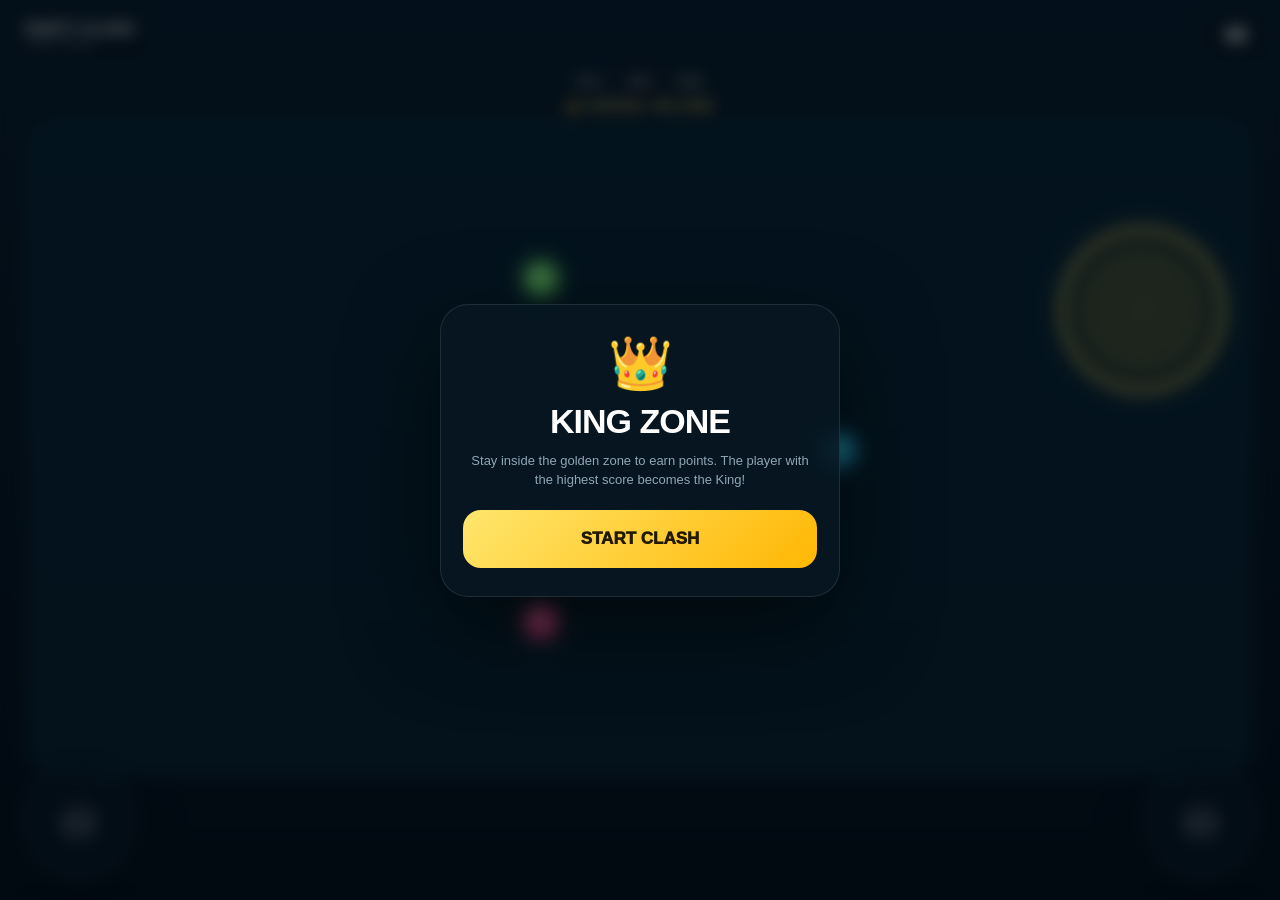
<file: docs/king-zone-before-joystick.html>
<!DOCTYPE html>
<html lang="en">
<head>
<meta charset="UTF-8">
<meta name="viewport" content="width=device-width,initial-scale=1,maximum-scale=1,user-scalable=no,viewport-fit=cover">
<title>Party Clash • King Zone</title>

<style>
*{
  box-sizing:border-box;
  -webkit-tap-highlight-color:transparent;
}

html,body{
  margin:0;
  width:100%;
  height:100%;
  overflow:hidden;
  background:#06131f;
  color:white;
  font-family:Arial,Helvetica,sans-serif;
  user-select:none;
}

body{
  position:relative;
}

canvas{
  position:absolute;
  inset:0;
  width:100%;
  height:100%;
  display:block;
}

#hud{
  position:absolute;
  z-index:5;
  top:max(12px,env(safe-area-inset-top));
  left:12px;
  right:12px;
  pointer-events:none;
}

.top{
  display:flex;
  align-items:center;
  justify-content:space-between;
  gap:10px;
}

.brand{
  padding:8px 12px;
  border:1px solid rgba(255,255,255,.1);
  border-radius:14px;
  background:rgba(4,18,29,.72);
  backdrop-filter:blur(12px);
}

.logo{
  font-weight:1000;
  font-size:14px;
  letter-spacing:1px;
}

.gameName{
  margin-top:2px;
  font-size:10px;
  color:#89a5b5;
  letter-spacing:1.5px;
}

.timer{
  min-width:64px;
  padding:10px 14px;
  text-align:center;
  border-radius:15px;
  background:rgba(4,18,29,.78);
  border:1px solid rgba(255,255,255,.1);
  font-size:20px;
  font-weight:1000;
}

#scores{
  display:flex;
  justify-content:center;
  gap:6px;
  margin-top:10px;
  flex-wrap:wrap;
}

.score{
  padding:6px 10px;
  border-radius:10px;
  background:rgba(4,18,29,.75);
  border:1px solid rgba(255,255,255,.08);
  font-size:11px;
  font-weight:900;
}

#zoneLabel{
  position:absolute;
  z-index:4;
  top:92px;
  left:50%;
  transform:translateX(-50%);
  padding:7px 13px;
  border-radius:999px;
  background:rgba(4,18,29,.7);
  border:1px solid rgba(255,255,255,.1);
  color:#ffe66d;
  font-size:11px;
  font-weight:1000;
  letter-spacing:1px;
  white-space:nowrap;
}

#controls{
  position:absolute;
  z-index:6;
  left:0;
  right:0;
  bottom:max(18px,env(safe-area-inset-bottom));
  display:flex;
  justify-content:space-between;
  padding:0 20px;
  pointer-events:none;
}

.control{
  width:118px;
  height:118px;
  border-radius:50%;
  border:1px solid rgba(255,255,255,.13);
  background:rgba(7,25,38,.58);
  box-shadow:
    inset 0 0 30px rgba(255,255,255,.025),
    0 12px 30px rgba(0,0,0,.3);
  backdrop-filter:blur(10px);
  pointer-events:auto;
  touch-action:none;
  position:relative;
}

.control:after{
  content:"";
  position:absolute;
  width:42px;
  height:42px;
  border-radius:50%;
  left:50%;
  top:50%;
  transform:translate(-50%,-50%);
  background:rgba(255,255,255,.12);
}

.control span{
  position:absolute;
  left:50%;
  top:50%;
  transform:translate(-50%,-50%);
  z-index:2;
  font-size:9px;
  font-weight:900;
  color:#9bb1bd;
  letter-spacing:1px;
}

#overlay{
  position:absolute;
  inset:0;
  z-index:20;
  display:flex;
  align-items:center;
  justify-content:center;
  padding:24px;
  background:rgba(2,10,17,.58);
  backdrop-filter:blur(8px);
}

.panel{
  width:min(400px,100%);
  padding:28px 22px;
  text-align:center;
  border-radius:28px;
  border:1px solid rgba(255,255,255,.1);
  background:rgba(7,23,34,.88);
  box-shadow:0 30px 90px rgba(0,0,0,.55);
}

.icon{
  font-size:52px;
  margin-bottom:8px;
}

h1{
  margin:0;
  font-size:34px;
  letter-spacing:-1px;
}

p{
  color:#8fa7b5;
  font-size:13px;
  line-height:1.5;
  margin:10px 0 20px;
}

button{
  width:100%;
  height:58px;
  border:0;
  border-radius:18px;
  background:linear-gradient(135deg,#ffe66d,#ffb703);
  color:#211900;
  font-size:17px;
  font-weight:1000;
}

.hidden{
  display:none!important;
}

@media(max-height:650px){
  .control{
    width:88px;
    height:88px;
  }

  #zoneLabel{
    top:78px;
  }
}
</style>
</head>

<body>

<canvas id="game"></canvas>

<div id="hud">
  <div class="top">
    <div class="brand">
      <div class="logo">PARTY CLASH</div>
      <div class="gameName">KING ZONE</div>
    </div>
    <div class="timer" id="timer">60</div>
  </div>

  <div id="scores"></div>
</div>

<div id="zoneLabel">👑 CONTROL THE ZONE</div>

<div id="controls">
  <div class="control" id="left"><span>MOVE</span></div>
  <div class="control" id="right"><span>MOVE</span></div>
</div>

<div id="overlay">
  <div class="panel">
    <div class="icon">👑</div>
    <h1 id="title">KING ZONE</h1>
    <p id="message">
      Stay inside the golden zone to earn points.
      The player with the highest score becomes the King!
    </p>
    <button id="start">START CLASH</button>
  </div>
</div>

<script>
(() => {
"use strict";

const canvas=document.getElementById("game");
const ctx=canvas.getContext("2d");

const timerEl=document.getElementById("timer");
const scoresEl=document.getElementById("scores");
const overlay=document.getElementById("overlay");
const titleEl=document.getElementById("title");
const messageEl=document.getElementById("message");
const startBtn=document.getElementById("start");

const params=new URLSearchParams(location.search);
const playerCount=Math.max(2,Math.min(4,Number(params.get("players"))||3));

let W=innerWidth;
let H=innerHeight;
let running=false;
let timeLeft=60;
let last=0;
let zoneTimer=0;
let scoreTick=0;

const keys={left:false,right:false};

const players=[];
const playerNames=["P1","P2","P3","P4"];

const palette=[
  "#25d9ff",
  "#ff4d8d",
  "#72f06b",
  "#b987ff"
];

function resize(){
  W=innerWidth;
  H=innerHeight;
  const dpr=Math.min(devicePixelRatio||1,2);
  canvas.width=W*dpr;
  canvas.height=H*dpr;
  canvas.style.width=W+"px";
  canvas.style.height=H+"px";
  ctx.setTransform(dpr,0,0,dpr,0,0);
}

addEventListener("resize",resize);
resize();

function arena(){
  return {
    x:30,
    y:120,
    w:W-60,
    h:Math.max(260,H-245)
  };
}

let zone={
  x:W/2,
  y:H/2,
  r:75
};

function makePlayers(){
  players.length=0;

  for(let i=0;i<playerCount;i++){
    const a=(Math.PI*2/playerCount)*i;
    const r=Math.min(W,H)*.22;

    players.push({
      id:i,
      name:playerNames[i],
      x:W/2+Math.cos(a)*r,
      y:H/2+Math.sin(a)*r,
      vx:0,
      vy:0,
      score:0,
      radius:16,
      speed:180,
      aiAngle:Math.random()*Math.PI*2
    });
  }
}

function newZone(){
  const a=arena();

  zone.x=a.x+80+Math.random()*Math.max(1,a.w-160);
  zone.y=a.y+80+Math.random()*Math.max(1,a.h-160);
  zone.r=Math.max(58,Math.min(82,Math.min(W,H)*.12));
}

function reset(){
  timeLeft=60;
  zoneTimer=0;
  scoreTick=0;
  timerEl.textContent="60";

  makePlayers();
  newZone();
  updateScores();
}

function distance(a,b){
  return Math.hypot(a.x-b.x,a.y-b.y);
}

function updateScores(){
  scoresEl.innerHTML="";

  players.forEach(p=>{
    const el=document.createElement("div");
    el.className="score";
    el.textContent=p.name+"  "+Math.floor(p.score);
    el.style.borderColor=palette[p.id]+"55";
    scoresEl.appendChild(el);
  });
}

function moveHuman(p,dt){
  let dx=0;
  let dy=0;

  if(keys.left) dx-=1;
  if(keys.right) dx+=1;

  if(dx){
    p.vx=dx*p.speed;
    p.vy=0;
  }else{
    p.vx*=.85;
  }

  p.x+=p.vx*dt;
}

function moveAI(p,dt){
  const dx=zone.x-p.x;
  const dy=zone.y-p.y;
  const d=Math.hypot(dx,dy)||1;

  if(d>zone.r*.65){
    p.vx+=(dx/d)*p.speed*dt*4;
    p.vy+=(dy/d)*p.speed*dt*4;
  }else{
    p.aiAngle+=dt;
    p.vx+=Math.cos(p.aiAngle)*p.speed*dt;
    p.vy+=Math.sin(p.aiAngle)*p.speed*dt;
  }

  const max=p.speed;
  const len=Math.hypot(p.vx,p.vy)||1;

  if(len>max){
    p.vx=p.vx/len*max;
    p.vy=p.vy/len*max;
  }

  p.x+=p.vx*dt;
  p.y+=p.vy*dt;
}

function update(dt){
  const a=arena();

  players.forEach((p,i)=>{
    if(i===0) moveHuman(p,dt);
    else moveAI(p,dt);

    p.x=Math.max(a.x+p.radius,Math.min(a.x+a.w-p.radius,p.x));
    p.y=Math.max(a.y+p.radius,Math.min(a.y+a.h-p.radius,p.y));

    if(distance(p,zone)<zone.r){
      p.score+=dt*10;
    }
  });

  zoneTimer+=dt;

  if(zoneTimer>=7){
    zoneTimer=0;
    newZone();
  }

  scoreTick+=dt;

  if(scoreTick>.25){
    scoreTick=0;
    updateScores();
  }

  timeLeft-=dt;

  if(timeLeft<=0){
    timeLeft=0;
    endGame();
  }

  timerEl.textContent=Math.ceil(timeLeft);
}

function drawBackground(){
  const g=ctx.createLinearGradient(0,0,0,H);
  g.addColorStop(0,"#061a29");
  g.addColorStop(1,"#020c14");

  ctx.fillStyle=g;
  ctx.fillRect(0,0,W,H);

  for(let i=0;i<18;i++){
    const x=(i*137)%W;
    const y=(i*83)%H;
    ctx.fillStyle="rgba(80,220,255,.035)";
    ctx.beginPath();
    ctx.arc(x,y,2,0,Math.PI*2);
    ctx.fill();
  }
}

function drawArena(){
  const a=arena();

  ctx.save();

  ctx.fillStyle="rgba(7,38,53,.72)";
  ctx.strokeStyle="rgba(65,220,255,.13)";
  ctx.lineWidth=2;

  ctx.beginPath();
  ctx.roundRect(a.x,a.y,a.w,a.h,28);
  ctx.fill();
  ctx.stroke();

  ctx.restore();
}

function drawZone(){
  const pulse=1+Math.sin(performance.now()/220)*.04;

  ctx.save();

  ctx.shadowColor="rgba(255,205,50,.55)";
  ctx.shadowBlur=30;

  ctx.fillStyle="rgba(255,202,54,.12)";
  ctx.beginPath();
  ctx.arc(zone.x,zone.y,zone.r*pulse,0,Math.PI*2);
  ctx.fill();

  ctx.shadowBlur=0;

  ctx.strokeStyle="rgba(255,225,95,.85)";
  ctx.lineWidth=4;

  ctx.beginPath();
  ctx.arc(zone.x,zone.y,zone.r,0,Math.PI*2);
  ctx.stroke();

  ctx.fillStyle="rgba(255,220,80,.08)";
  ctx.beginPath();
  ctx.arc(zone.x,zone.y,zone.r*.72,0,Math.PI*2);
  ctx.fill();

  ctx.font="26px Arial";
  ctx.textAlign="center";
  ctx.textBaseline="middle";
  ctx.fillText("♛",zone.x,zone.y);

  ctx.restore();
}

function drawPlayers(){
  players.forEach(p=>{
    ctx.save();

    ctx.shadowColor=palette[p.id];
    ctx.shadowBlur=18;

    ctx.fillStyle=palette[p.id];
    ctx.beginPath();
    ctx.arc(p.x,p.y,p.radius,0,Math.PI*2);
    ctx.fill();

    ctx.shadowBlur=0;

    ctx.fillStyle="rgba(255,255,255,.3)";
    ctx.beginPath();
    ctx.arc(p.x-5,p.y-5,5,0,Math.PI*2);
    ctx.fill();

    ctx.fillStyle="#fff";
    ctx.font="900 9px Arial";
    ctx.textAlign="center";
    ctx.textBaseline="middle";
    ctx.fillText(p.name,p.x,p.y);

    ctx.restore();
  });
}

function draw(){
  drawBackground();
  drawArena();
  drawZone();
  drawPlayers();
}

function loop(t){
  if(!running){
    draw();
    return;
  }

  const dt=Math.min(.035,(t-last)/1000||0);
  last=t;

  update(dt);
  draw();

  requestAnimationFrame(loop);
}

function endGame(){
  running=false;

  let winner=players[0];

  players.forEach(p=>{
    if(p.score>winner.score) winner=p;
  });

  titleEl.textContent="👑 "+winner.name+" WINS!";
  messageEl.textContent=
    winner.name+" controlled the zone and scored "+
    Math.floor(winner.score)+" points.";

  startBtn.textContent="PLAY AGAIN";
  overlay.classList.remove("hidden");
}

function start(){
  reset();
  titleEl.textContent="KING ZONE";
  messageEl.textContent=
    "Stay inside the golden zone to earn points. The zone moves every few seconds!";
  startBtn.textContent="START CLASH";

  overlay.classList.add("hidden");
  running=true;
  last=performance.now();
  requestAnimationFrame(loop);
}

startBtn.addEventListener("click",()=>{
  if(navigator.vibrate) navigator.vibrate(25);
  start();
});

/* Simple touch controls */
function bindControl(el,type){
  const down=e=>{
    e.preventDefault();
    keys[type]=true;
    if(el.setPointerCapture) el.setPointerCapture(e.pointerId);
  };

  const up=e=>{
    e.preventDefault();
    keys[type]=false;
  };

  el.addEventListener("pointerdown",down);
  el.addEventListener("pointerup",up);
  el.addEventListener("pointercancel",up);
  el.addEventListener("pointerleave",up);
}

bindControl(document.getElementById("left"),"left");
bindControl(document.getElementById("right"),"right");

addEventListener("keydown",e=>{
  if(e.key==="ArrowLeft" || e.key.toLowerCase()==="a") keys.left=true;
  if(e.key==="ArrowRight" || e.key.toLowerCase()==="d") keys.right=true;
});

addEventListener("keyup",e=>{
  if(e.key==="ArrowLeft" || e.key.toLowerCase()==="a") keys.left=false;
  if(e.key==="ArrowRight" || e.key.toLowerCase()==="d") keys.right=false;
});

reset();
draw();

})();
</script>

</body>
</html>
</file>
